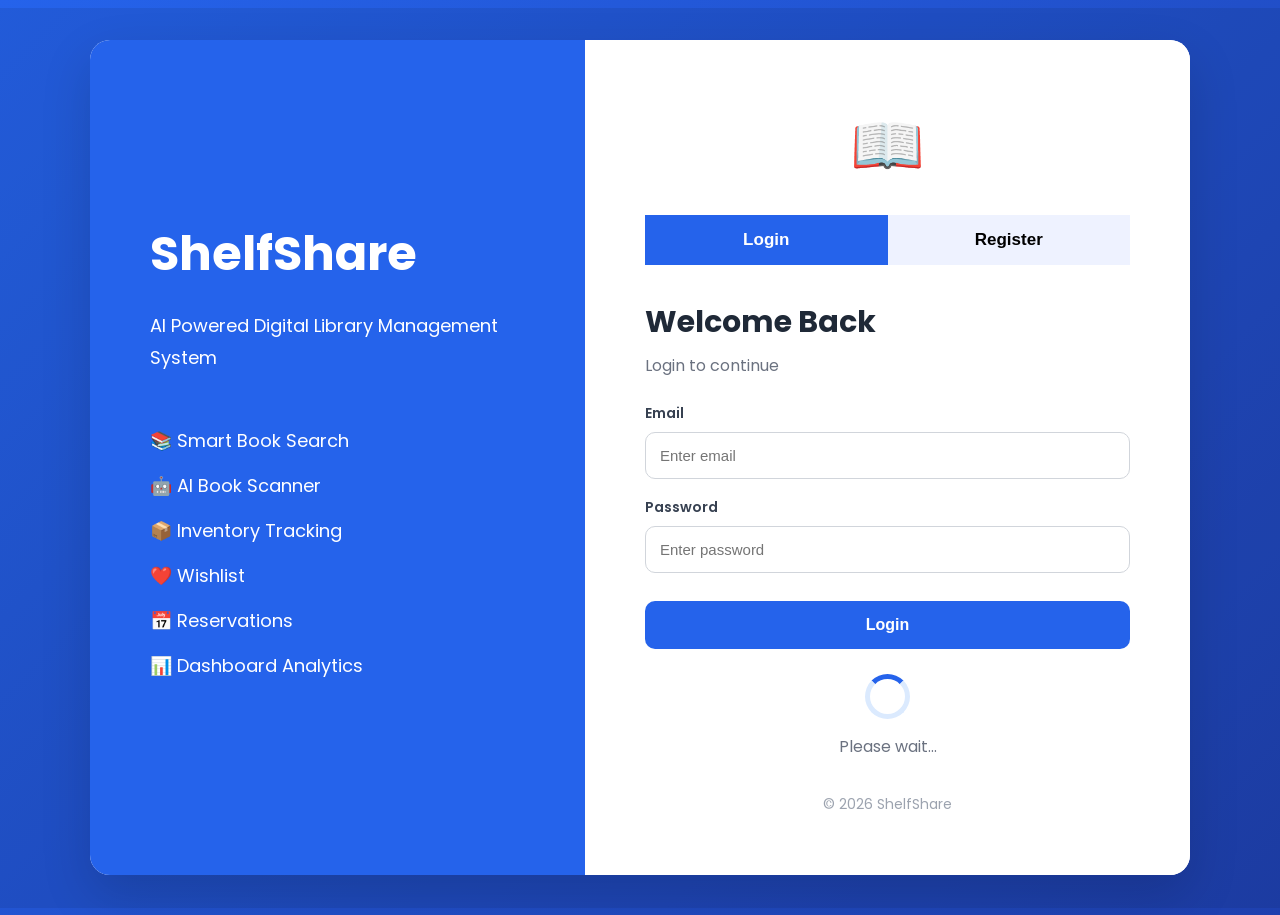
<file: frontend/index.html>
<!DOCTYPE html>
<html lang="en">

<head>

    <meta charset="UTF-8">

    <meta name="viewport"
        content="width=device-width, initial-scale=1.0">

    <title>ShelfShare</title>

    <link rel="stylesheet"
        href="css/style.css">

    <link rel="preconnect"
        href="https://fonts.googleapis.com">

    <link rel="preconnect"
        href="https://fonts.gstatic.com"
        crossorigin>

    <link href="https://fonts.googleapis.com/css2?family=Poppins:wght@300;400;500;600;700&display=swap"
        rel="stylesheet">

</head>

<body>

<div class="background">

<div class="overlay"></div>

<div class="main-container">

<div class="left-panel">

<h1>ShelfShare</h1>

<p>

AI Powered Digital Library Management System

</p>

<ul>

<li>📚 Smart Book Search</li>

<li>🤖 AI Book Scanner</li>

<li>📦 Inventory Tracking</li>

<li>❤️ Wishlist</li>

<li>📅 Reservations</li>

<li>📊 Dashboard Analytics</li>

</ul>

</div>

<div class="right-panel">

<div class="logo">

📖

</div>

<div class="tabs">

<button

id="loginTab"

class="active"

onclick="showLogin()">

Login

</button>

<button

id="registerTab"

onclick="showRegister()">

Register

</button>

</div>

<!-- LOGIN -->

<div

id="loginSection"

class="form-section">

<h2>

Welcome Back

</h2>

<p>

Login to continue

</p>

<div class="input-group">

<label>Email</label>

<input

type="email"

id="loginEmail"

placeholder="Enter email">

</div>

<div class="input-group">

<label>Password</label>

<input

type="password"

id="loginPassword"

placeholder="Enter password">

</div>

<button

class="primary-btn"

onclick="login()">

Login

</button>

</div>

<!-- REGISTER -->

<div

id="registerSection"

class="form-section hidden">

<h2>

Create Account

</h2>

<p>

Register to start using ShelfShare

</p>

<div class="input-group">

<label>Full Name</label>

<input

type="text"

id="fullName"

placeholder="Full Name">

</div>

<div class="input-group">

<label>Email</label>

<input

type="email"

id="registerEmail"

placeholder="Email">

</div>

<div class="input-group">

<label>Password</label>

<input

type="password"

id="registerPassword"

placeholder="Password">

</div>
<div class="input-group">

<label>Phone</label>

<input
type="text"
id="phone"
placeholder="Phone Number">

</div>

<div class="input-group">

<label>Role</label>

<select id="role">

<option value="Student">
Student
</option>

<option value="Admin">
Admin
</option>

</select>

</div>

<button
class="primary-btn"
onclick="registerUser()">

Register

</button>

<p
id="message"
class="message">

</p>

</div>

<div
id="loader"
class="loader hidden">

<div class="spinner"></div>

<p>

Please wait...

</p>

</div>

<div class="footer">

<p>

© 2026 ShelfShare

</p>

</div>

</div>

</div>

</div>

<script src="js/api.js"></script>

<script src="js/auth.js"></script>

<script>

function showLogin(){

document
.getElementById("loginSection")
.classList
.remove("hidden");

document
.getElementById("registerSection")
.classList
.add("hidden");

document
.getElementById("loginTab")
.classList
.add("active");

document
.getElementById("registerTab")
.classList
.remove("active");

}

function showRegister(){

document
.getElementById("registerSection")
.classList
.remove("hidden");

document
.getElementById("loginSection")
.classList
.add("hidden");

document
.getElementById("registerTab")
.classList
.add("active");

document
.getElementById("loginTab")
.classList
.remove("active");

}

</script>

</body>

</html>
</file>
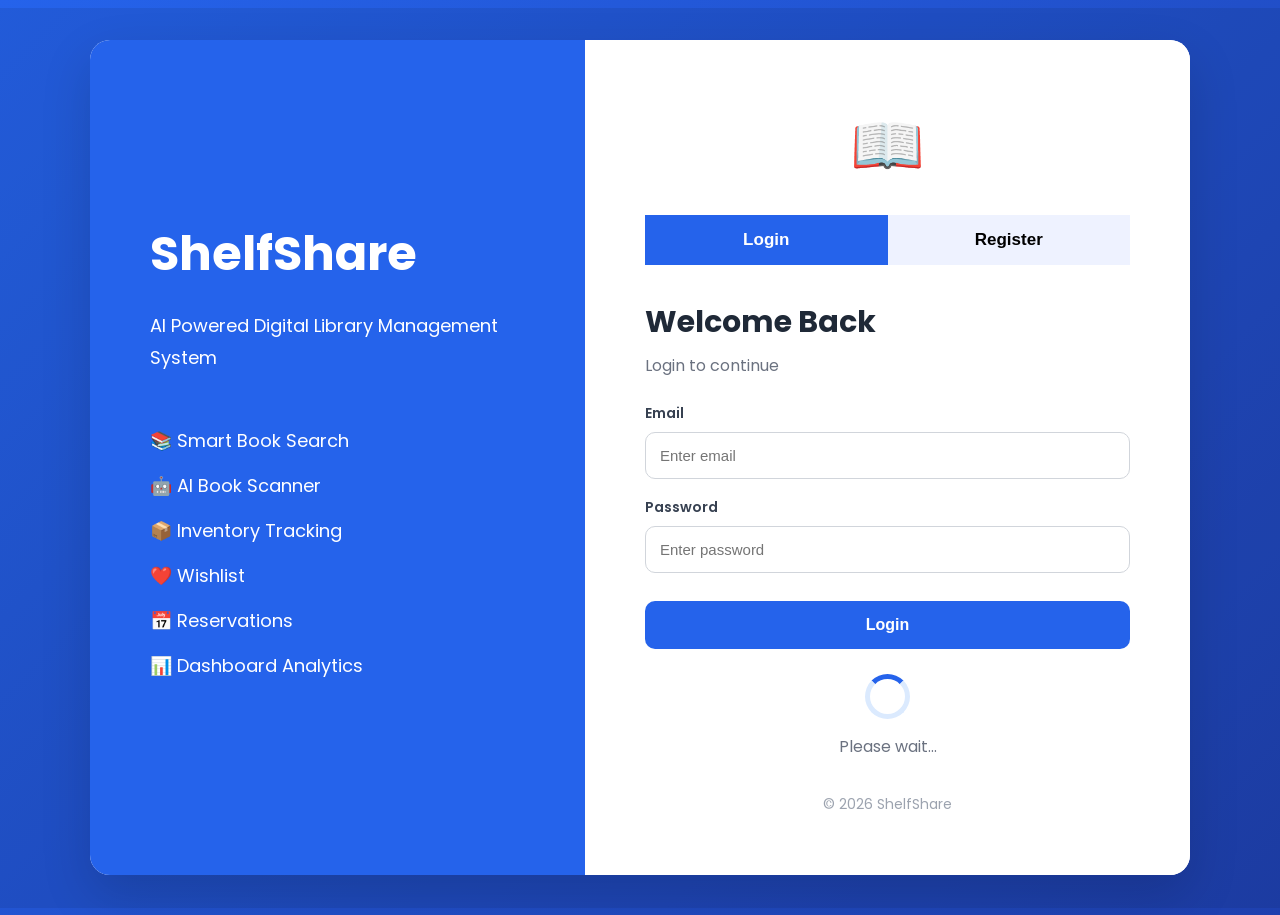
<file: frontend/books.html>
<!DOCTYPE html>

<html lang="en">

<head>

<meta charset="UTF-8">

<meta
name="viewport"
content="width=device-width, initial-scale=1.0">

<title>

Books

</title>

<link
rel="stylesheet"
href="css/style.css">

<link
href="https://fonts.googleapis.com/css2?family=Poppins:wght@300;400;500;600;700&display=swap"
rel="stylesheet">

</head>

<body>

<div class="dashboard">

<!-- Sidebar -->

<div class="sidebar">

<h2>

📚 ShelfShare

</h2>

<ul>

<li>

<a href="dashboard.html">

🏠 Dashboard

</a>

</li>

<li>

<a href="books.html">

📖 Books

</a>

</li>

<li>

<a href="inventory.html">

📦 Inventory

</a>

</li>

<li>

<a href="borrow.html">

🔄 Borrow

</a>

</li>

<li>

<a href="wishlist.html">

❤️ Wishlist

</a>

</li>

<li>

<a href="reservation.html">

📅 Reservations

</a>

</li>

<li>

<a href="scan.html">

🤖 AI Scan

</a>

</li>

<li>

<a href="#"

onclick="performLogout()">

🚪 Logout

</a>

</li>

</ul>

</div>

<!-- Main -->

<div class="main">

<div class="navbar">

<div>

<h1>

Books

</h1>

<p>

Browse and Manage Library Books

</p>

</div>

<button
class="primary-btn"
onclick="window.location='scan.html'">

➕ AI Add Book

</button>

</div>

<!-- Search -->

<div class="search-container">

<input

type="text"

id="searchBox"

placeholder="Search by title, author or subject">

<button

onclick="searchBooks()">

Search

</button>

<button

onclick="loadBooks()">

Refresh

</button>

</div>

<!-- Book Grid -->

<div

class="book-grid"

id="bookGrid">
<!-- Dynamic Books will load here -->

</div>

<!-- Add Copy Modal -->

<div
id="copyModal"
class="hidden">

<div class="form-card">

<h2>

Add Book Copies

</h2>

<input

type="number"

id="copyCount"

placeholder="Number of Copies">

<input

type="text"

id="rack"

placeholder="Rack Number">

<button

class="primary-btn"

onclick="submitCopies()">

Save Copies

</button>

<button

class="primary-btn"

style="margin-top:10px;background:#ef4444;"

onclick="closeModal()">

Cancel

</button>

</div>

</div>

<!-- Loading -->

<div
id="loader"
class="loader hidden">

<div class="spinner"></div>

<p>

Loading Books...

</p>

</div>

<!-- Toast -->

<div
id="toast"
class="toast">

</div>

<script src="js/api.js"></script>

<script src="js/auth.js"></script>

<script src="js/books.js"></script>

</body>

</html>
</file>
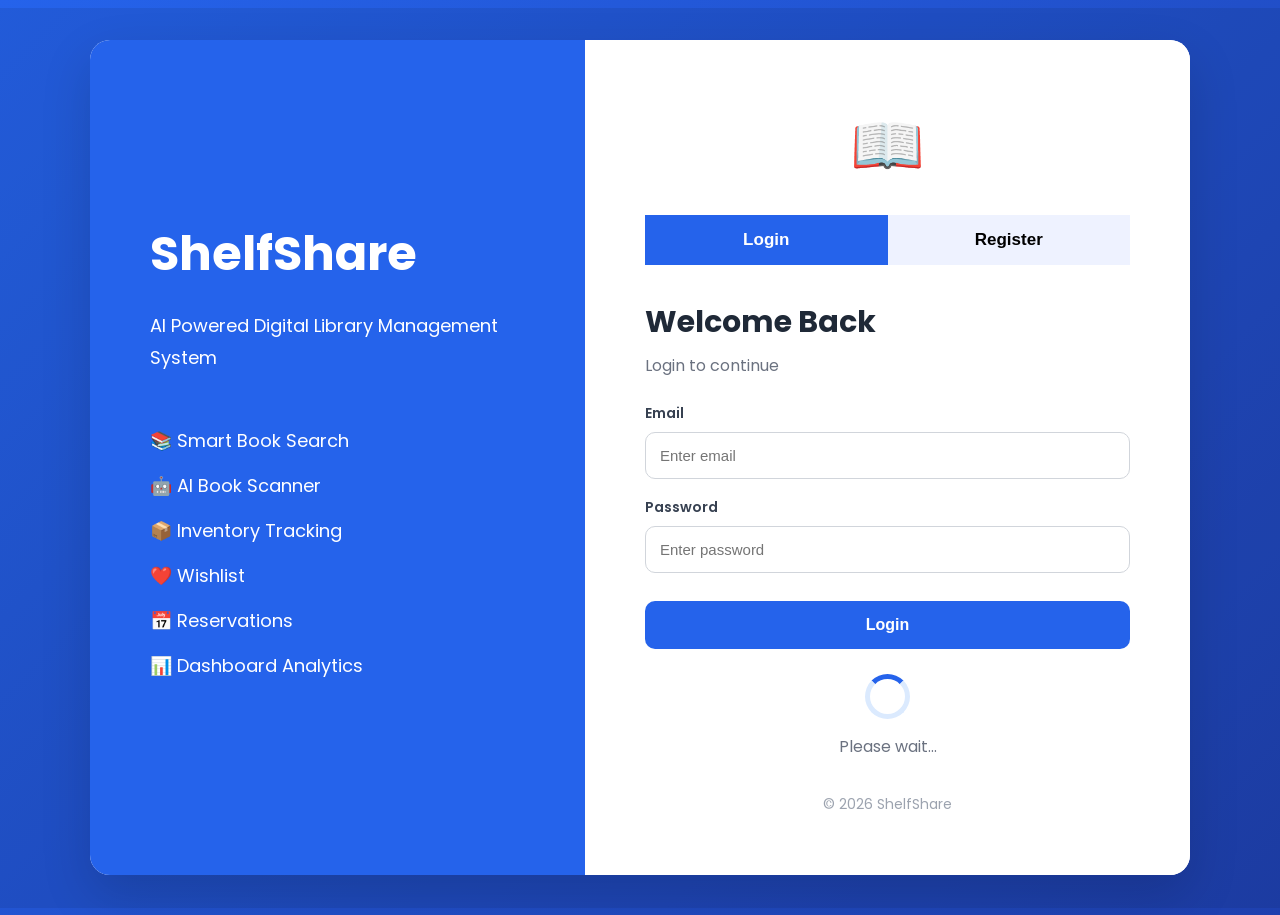
<file: frontend/borrow.html>
<!DOCTYPE html>

<html lang="en">

<head>

<meta charset="UTF-8">

<meta
name="viewport"
content="width=device-width,initial-scale=1.0">

<title>

Borrow Books

</title>

<link
rel="stylesheet"
href="css/style.css">

<link
href="https://fonts.googleapis.com/css2?family=Poppins:wght@300;400;500;600;700&display=swap"
rel="stylesheet">

</head>

<body>

<div class="dashboard">

<div class="sidebar">

<h2>

📚 ShelfShare

</h2>

<ul>

<li><a href="dashboard.html">🏠 Dashboard</a></li>

<li><a href="books.html">📖 Books</a></li>

<li><a href="inventory.html">📦 Inventory</a></li>

<li><a href="borrow.html">🔄 Borrow</a></li>

<li><a href="wishlist.html">❤️ Wishlist</a></li>

<li><a href="reservation.html">📅 Reservation</a></li>

<li><a href="scan.html">🤖 AI Scan</a></li>

<li>

<a
href="#"
onclick="performLogout()">

🚪 Logout

</a>

</li>

</ul>

</div>

<div class="main">

<div class="navbar">

<div>

<h1>

Borrow & Return

</h1>

<p>

Manage issued books

</p>

</div>

</div>

<div class="search-container">

<input

type="number"

id="userId"

placeholder="Enter User ID">

<button

onclick="loadBorrowedBooks()">

Load My Books

</button>

</div>

<table>

<thead>

<tr>

<th>ID</th>

<th>Book</th>

<th>Issue Date</th>

<th>Due Date</th>

<th>Status</th>

<th>Fine</th>

<th>Action</th>

</tr>

</thead>

<tbody id="borrowTable">
    </tbody>

</table>

<div class="form-card">

<h2>

Rate Returned Book

</h2>

<div class="form-row">

<div>

<label>

Rental ID

</label>

<input

type="number"

id="ratingRentalId"

placeholder="Rental ID">

</div>

<div>

<label>

Rating (1-5)

</label>

<select id="rating">

<option value="1">1 ⭐</option>

<option value="2">2 ⭐⭐</option>

<option value="3">3 ⭐⭐⭐</option>

<option value="4">4 ⭐⭐⭐⭐</option>

<option value="5">5 ⭐⭐⭐⭐⭐</option>

</select>

</div>

</div>

<button

class="primary-btn"

onclick="submitRating()">

Submit Rating

</button>

</div>

<div
id="loader"
class="loader hidden">

<div class="spinner"></div>

<p>

Loading...

</p>

</div>

<div
id="toast"
class="toast">

</div>

<script src="js/api.js"></script>

<script src="js/auth.js"></script>

<script src="js/borrow.js"></script>

</body>

</html>
</file>
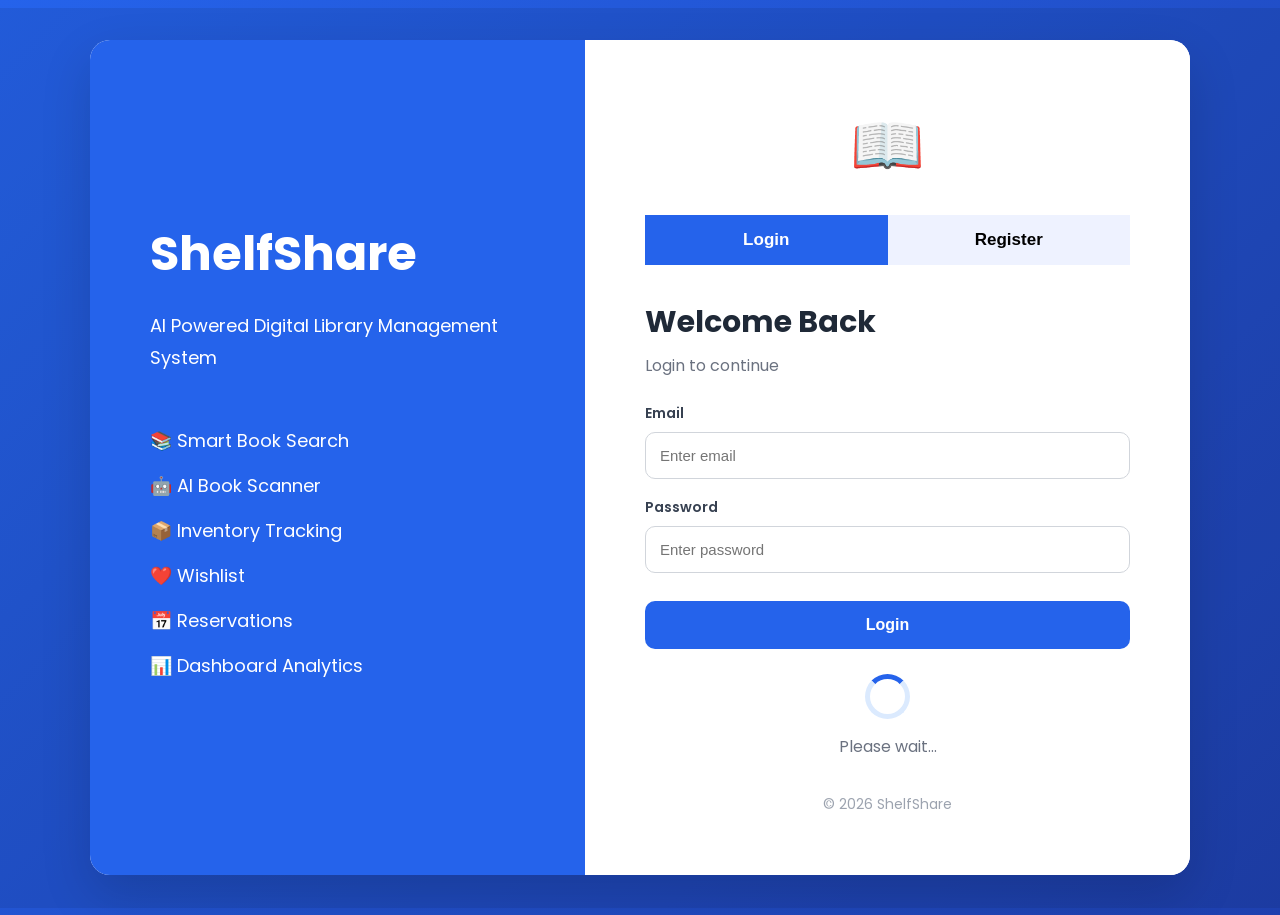
<file: frontend/dashboard.html>
<!DOCTYPE html>
<html lang="en">

<head>

<meta charset="UTF-8">

<meta
name="viewport"
content="width=device-width, initial-scale=1.0">

<title>

ShelfShare Dashboard

</title>

<link
rel="stylesheet"
href="css/style.css">

<link
rel="preconnect"
href="https://fonts.googleapis.com">

<link
href="https://fonts.googleapis.com/css2?family=Poppins:wght@300;400;500;600;700&display=swap"
rel="stylesheet">

</head>

<body>

<div class="dashboard">

<!-- Sidebar -->

<div class="sidebar">

<h2>

📚 ShelfShare

</h2>

<ul>

<li>

<a href="dashboard.html">

🏠 Dashboard

</a>

</li>

<li>

<a href="books.html">

📖 Books

</a>

</li>

<li>

<a href="inventory.html">

📦 Inventory

</a>

</li>

<li>

<a href="borrow.html">

🔄 Borrow

</a>

</li>

<li>

<a href="wishlist.html">

❤️ Wishlist

</a>

</li>

<li>

<a href="reservation.html">

📅 Reservations

</a>

</li>

<li>

<a href="scan.html">

🤖 AI Scan

</a>

</li>

<li>

<a href="#"

onclick="performLogout()">

🚪 Logout

</a>

</li>

</ul>

</div>

<!-- Main -->

<div class="main">

<div class="navbar">

<div>

<h1>

Dashboard

</h1>

<p>

Welcome to ShelfShare

</p>

</div>

<div>

<button
class="primary-btn"
onclick="performLogout()">

Logout

</button>

</div>

</div>

<!-- Cards -->

<div class="cards">

<div class="card">

<h3>

Total Books

</h3>

<h1 id="totalBooks">

0

</h1>

</div>

<div class="card">

<h3>

Available Copies

</h3>

<h1 id="availableCopies">

0

</h1>

</div>

<div class="card">

<h3>

Borrowed

</h3>

<h1 id="borrowedBooks">

0

</h1>

</div>

<div class="card">

<h3>

Reservations

</h3>

<h1 id="reservationCount">

0

</h1>

</div>

</div>

<!-- Recent Books -->

<div class="form-card">

<h2>

Latest Books

</h2>

<table>

<thead>

<tr>

<th>

Title

</th>

<th>

Author

</th>

<th>

Subject

</th>

<th>

Status

</th>

</tr>

</thead>

<tbody id="recentBooks">
</tbody>

</table>

</div>

<!-- Analytics -->

<div class="cards" style="margin-top:30px;">

<div class="card">

<h3>

Most Borrowed Book

</h3>

<h2 id="popularBook">

Loading...

</h2>

</div>

<div class="card">

<h3>

Most Active User

</h3>

<h2 id="activeUser">

Loading...

</h2>

</div>

<div class="card">

<h3>

Pending Reservations

</h3>

<h2 id="pendingReservations">

0

</h2>

</div>

<div class="card">

<h3>

Wishlist Items

</h3>

<h2 id="wishlistCount">

0

</h2>

</div>

</div>

<!-- Recent Activity -->

<div class="form-card">

<h2>

Recent Activity

</h2>

<table>

<thead>

<tr>

<th>Time</th>

<th>User</th>

<th>Activity</th>

</tr>

</thead>

<tbody id="activityTable">

<tr>

<td colspan="3">

Loading...

</td>

</tr>

</tbody>

</table>

</div>

</div>

</div>

<script src="js/api.js"></script>

<script src="js/auth.js"></script>

<script src="js/dashboard.js"></script>

</body>

</html>
</file>
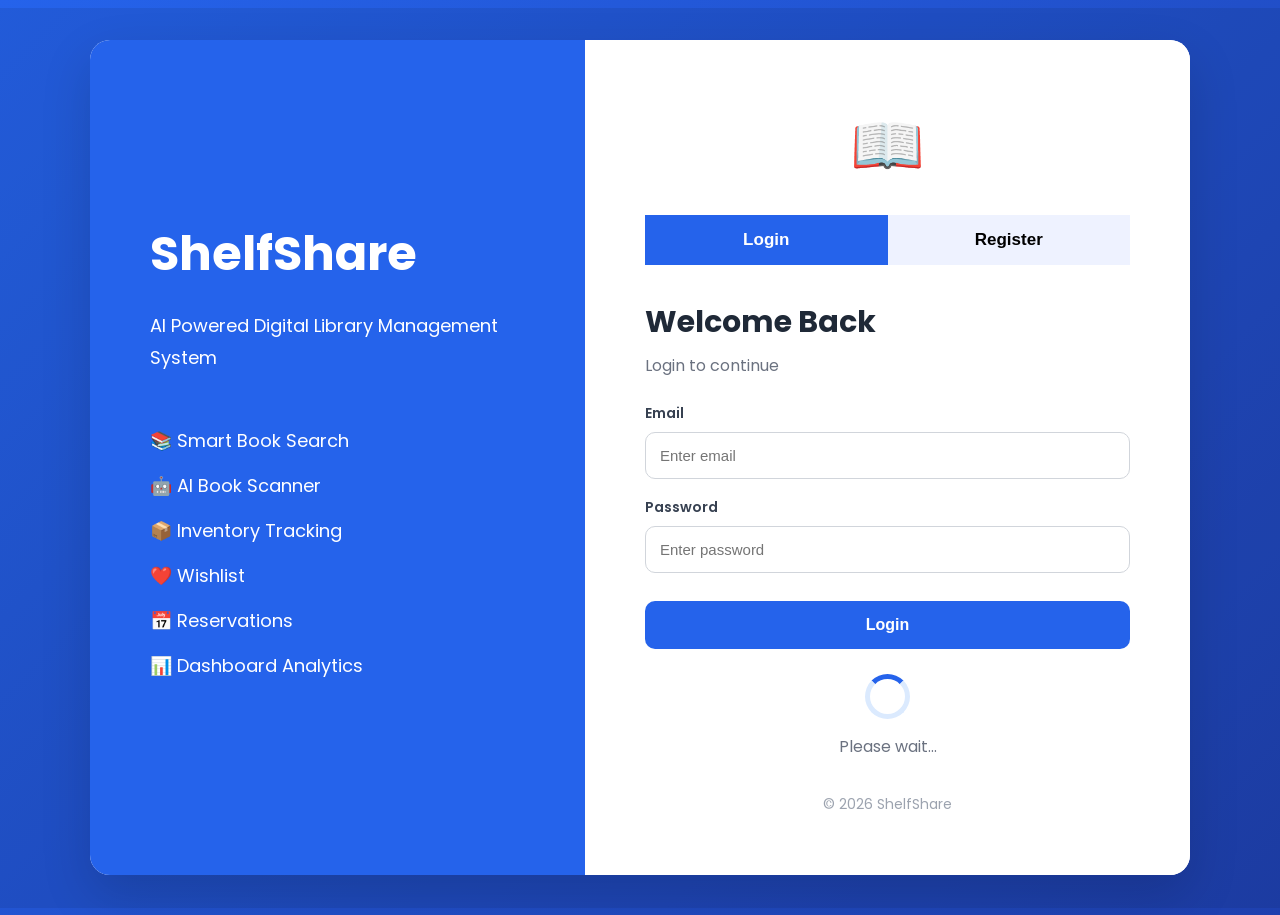
<file: frontend/inventory.html>
<!DOCTYPE html>

<html lang="en">

<head>

<meta charset="UTF-8">

<meta
name="viewport"
content="width=device-width,initial-scale=1.0">

<title>

Inventory

</title>

<link
rel="stylesheet"
href="css/style.css">

<link
href="https://fonts.googleapis.com/css2?family=Poppins:wght@300;400;500;600;700&display=swap"
rel="stylesheet">

</head>

<body>

<div class="dashboard">

<div class="sidebar">

<h2>

📚 ShelfShare

</h2>

<ul>

<li><a href="dashboard.html">🏠 Dashboard</a></li>

<li><a href="books.html">📖 Books</a></li>

<li><a href="inventory.html">📦 Inventory</a></li>

<li><a href="borrow.html">🔄 Borrow</a></li>

<li><a href="wishlist.html">❤️ Wishlist</a></li>

<li><a href="reservation.html">📅 Reservations</a></li>

<li><a href="scan.html">🤖 AI Scan</a></li>

<li>

<a href="#" onclick="performLogout()">

🚪 Logout

</a>

</li>

</ul>

</div>

<div class="main">

<div class="navbar">

<div>

<h1>

Inventory

</h1>

<p>

Manage Book Copies

</p>

</div>

</div>

<div class="search-container">

<input

type="number"

id="bookId"

placeholder="Enter Book ID">

<button

onclick="loadCopies()">

Load Copies

</button>

</div>

<table>

<thead>

<tr>

<th>Copy ID</th>

<th>Barcode</th>

<th>Rack</th>

<th>Status</th>

<th>Condition</th>

<th>Action</th>

</tr>

</thead>

<tbody id="copyTable">

</tbody>

</table>

<div
id="loader"
class="loader hidden">

<div class="spinner"></div>

<p>

Loading Inventory...

</p>

</div>

<div
id="toast"
class="toast">

</div>

<script src="js/api.js"></script>

<script src="js/auth.js"></script>

<script src="js/inventory.js"></script>

</body>

</html>
</file>
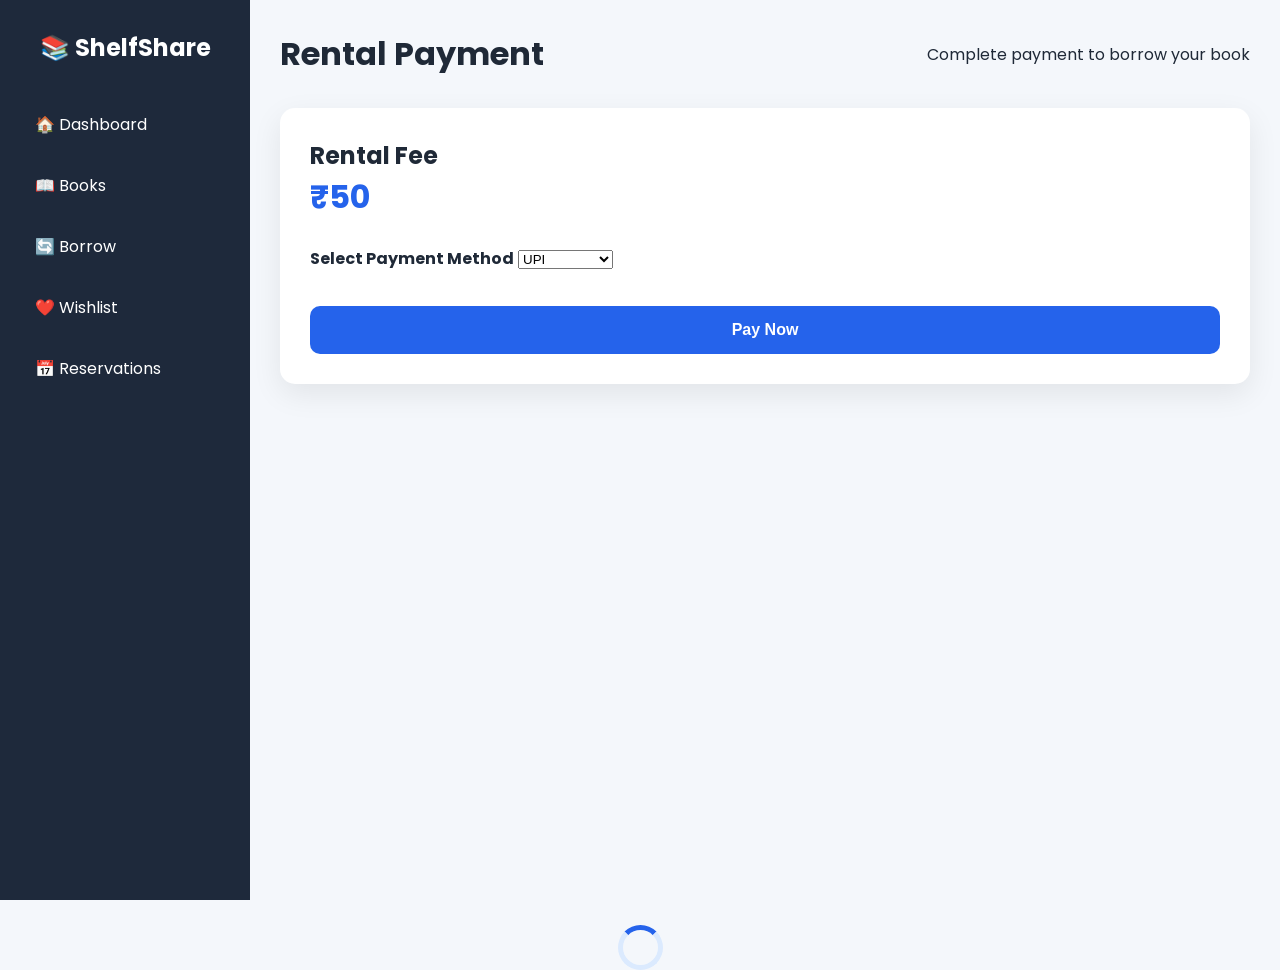
<file: frontend/payment.html>
<!DOCTYPE html>
<html lang="en">

<head>

<meta charset="UTF-8">

<meta name="viewport" content="width=device-width, initial-scale=1.0">

<title>Payment</title>

<link rel="stylesheet" href="css/style.css">

<link href="https://fonts.googleapis.com/css2?family=Poppins:wght@300;400;500;600&display=swap" rel="stylesheet">

</head>

<body>

<div class="dashboard">

    <!-- Sidebar -->

    <div class="sidebar">

        <h2>📚 ShelfShare</h2>

        <ul>

            <li><a href="dashboard.html">🏠 Dashboard</a></li>

            <li><a href="books.html">📖 Books</a></li>

            <li><a href="borrow.html">🔄 Borrow</a></li>

            <li><a href="wishlist.html">❤️ Wishlist</a></li>

            <li><a href="reservation.html">📅 Reservations</a></li>

        </ul>

    </div>

    <!-- Main -->

    <div class="main">

        <div class="navbar">

            <h1>Rental Payment</h1>

            <p>Complete payment to borrow your book</p>

        </div>

        <div class="form-card">

            <h2>Rental Fee</h2>

            <h1 style="color:#2563eb;">₹50</h1>

            <br>

            <label><b>Select Payment Method</b></label>

            <select id="method">

                <option>UPI</option>

                <option>Credit Card</option>

                <option>Debit Card</option>

                <option>Net Banking</option>

                <option>Wallet</option>

            </select>

            <br><br>

            <button

                class="primary-btn"

                onclick="pay()">

                Pay Now

            </button>

        </div>

    </div>

</div>

<div id="loader" class="loader hidden">

    <div class="spinner"></div>

</div>

<div id="toast" class="toast"></div>

<script src="js/api.js"></script>

<script src="js/auth.js"></script>

<script src="js/payment.js"></script>

</body>

</html>
</file>
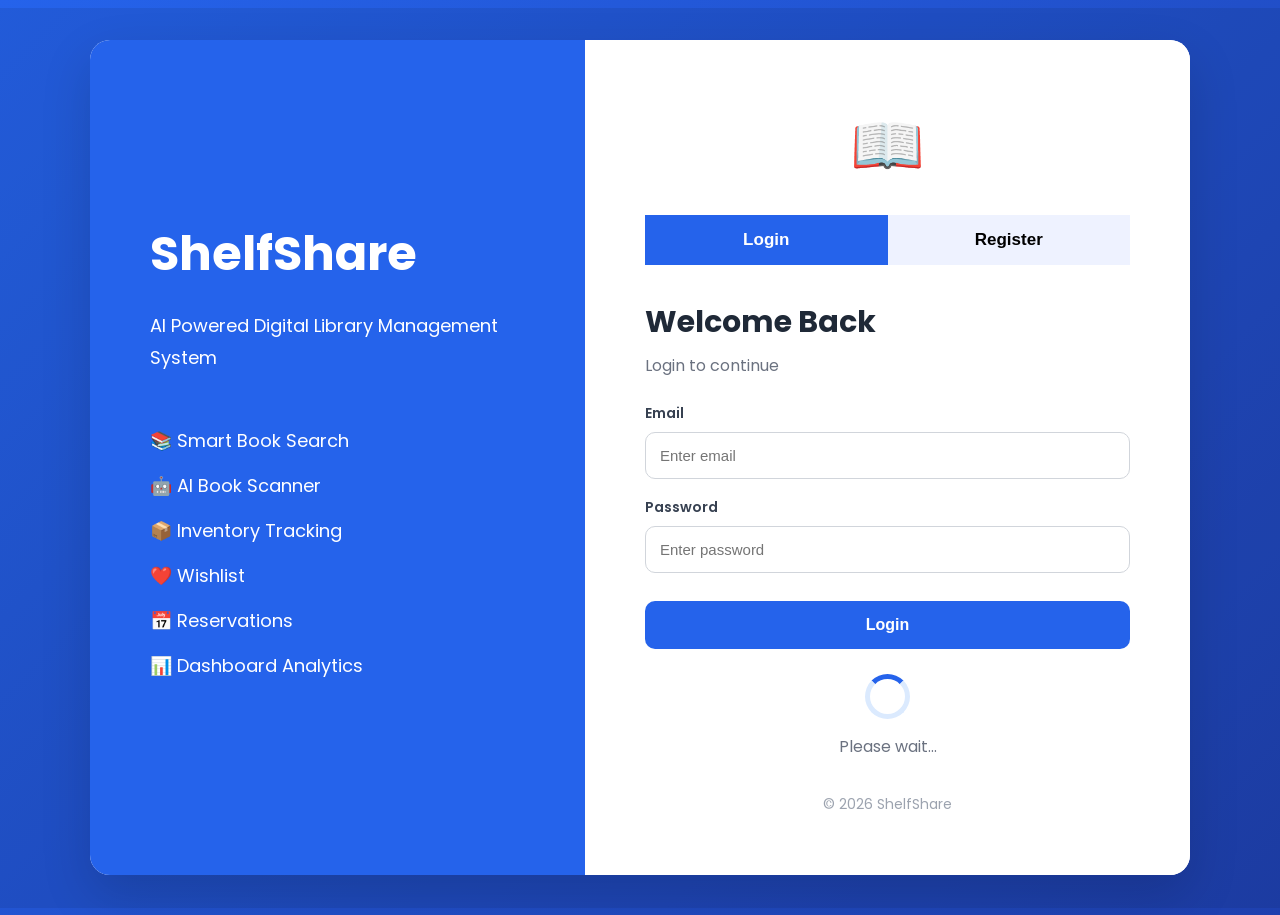
<file: frontend/reservation.html>
<!DOCTYPE html>
<html lang="en">

<head>
    <meta charset="UTF-8">
    <meta name="viewport" content="width=device-width, initial-scale=1.0">
    <title>Reservations</title>

    <link rel="stylesheet" href="css/style.css">
</head>

<body>

<div class="dashboard">

    <div class="sidebar">

        <h2>📚 ShelfShare</h2>

        <ul>

            <li><a href="dashboard.html">Dashboard</a></li>

            <li><a href="books.html">Books</a></li>

            <li><a href="inventory.html">Inventory</a></li>

            <li><a href="borrow.html">Borrow</a></li>

            <li><a href="wishlist.html">Wishlist</a></li>

            <li><a href="reservation.html">Reservations</a></li>

            <li><a href="scan.html">AI Scan</a></li>

        </ul>

    </div>

    <div class="main">

        <h1>Reservations</h1>

        <div class="search-container">

            <input
                type="number"
                id="reservationUser"
                placeholder="Enter User ID">

            <button onclick="loadReservations()">

                Load Reservations

            </button>

        </div>

        <div id="reservationList"></div>

    </div>

</div>

<div id="loader" class="loader hidden">

    <div class="spinner"></div>

</div>

<div id="toast" class="toast"></div>

<script src="js/api.js"></script>

<script src="js/auth.js"></script>

<script src="js/reservation.js"></script>

</body>

</html>
</file>
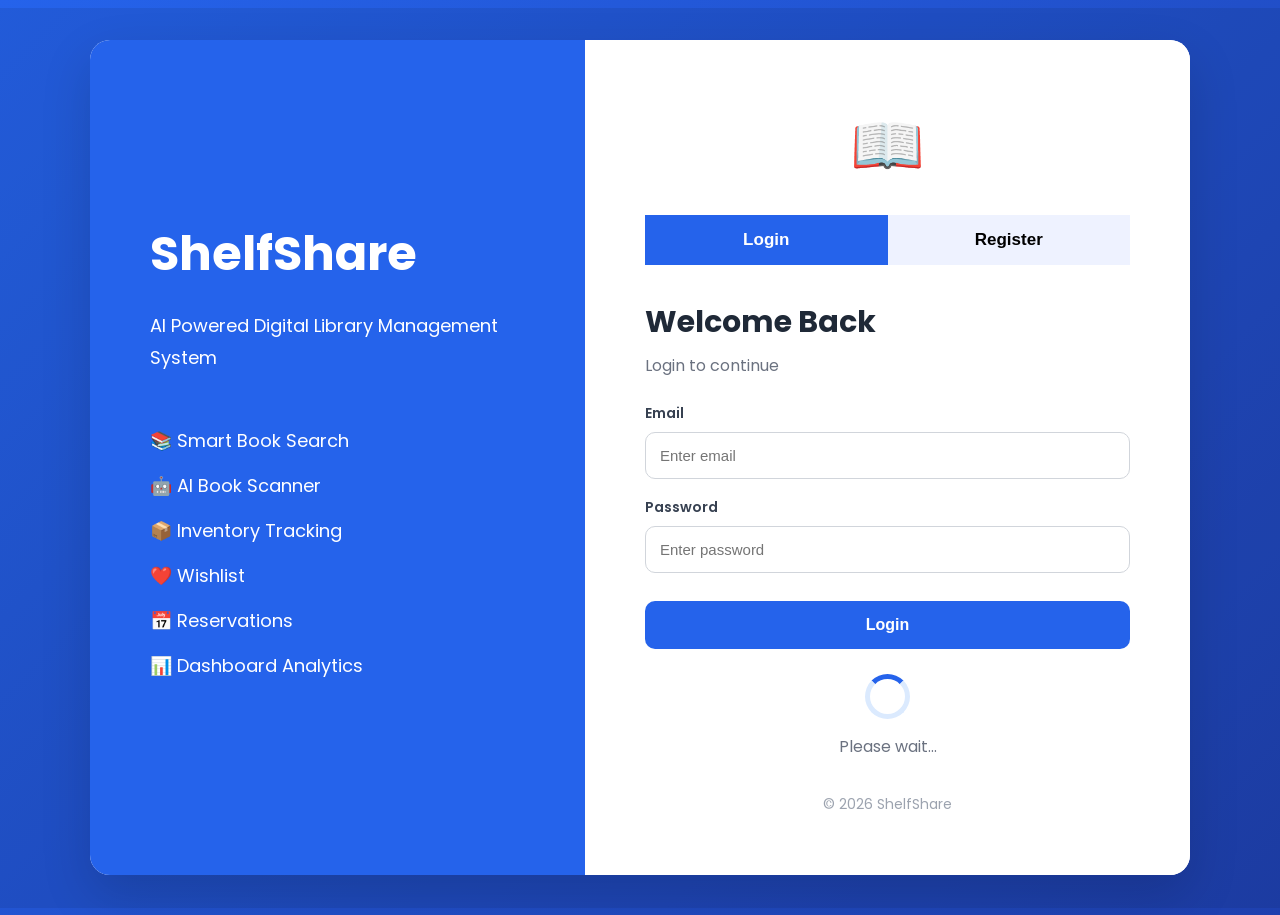
<file: frontend/scan.html>
<!DOCTYPE html>

<html lang="en">

<head>

<meta charset="UTF-8">

<meta
name="viewport"
content="width=device-width,initial-scale=1.0">

<title>

AI Book Scanner

</title>

<link
rel="stylesheet"
href="css/style.css">

<link
href="https://fonts.googleapis.com/css2?family=Poppins:wght@300;400;500;600;700&display=swap"
rel="stylesheet">

</head>

<body>

<div class="dashboard">

<div class="sidebar">

<h2>

📚 ShelfShare

</h2>

<ul>

<li><a href="dashboard.html">🏠 Dashboard</a></li>

<li><a href="books.html">📖 Books</a></li>

<li><a href="inventory.html">📦 Inventory</a></li>

<li><a href="borrow.html">🔄 Borrow</a></li>

<li><a href="wishlist.html">❤️ Wishlist</a></li>

<li><a href="reservation.html">📅 Reservation</a></li>

<li><a href="scan.html">🤖 AI Scan</a></li>

<li>

<a href="#"

onclick="performLogout()">

🚪 Logout

</a>

</li>

</ul>

</div>

<div class="main">

<div class="navbar">

<div>

<h1>

AI Book Scanner

</h1>

<p>

Upload Book Cover

</p>

</div>

</div>

<div class="upload-box">

<input

type="file"

id="bookImage"

accept="image/*">

<br><br>

<button

class="primary-btn"

onclick="scanBook()">

Scan Book

</button>

</div>

<div

class="preview"

id="preview">

</div>

<div

class="form-card">

<h2>

Detected Details

</h2>

<div class="form-row">

<input
id="title"
placeholder="Title">

<input
id="author"
placeholder="Author">

</div>

<div class="form-row">

<input
id="publisher"
placeholder="Publisher">

<input
id="edition"
placeholder="Edition">

</div>

<div class="form-row">

<input
id="subject"
placeholder="Subject">

<input
id="isbn"
placeholder="ISBN">

</div>

<textarea

id="description"

placeholder="Description">

</textarea>

<button

class="primary-btn"

onclick="saveBook()">

Save Book

</button>

</div>

<div id="loader"

class="loader hidden">

<div class="spinner"></div>

</div>

<div

id="toast"

class="toast">

</div>

<script src="js/api.js"></script>

<script src="js/auth.js"></script>

<script src="js/scan.js"></script>

</body>

</html>
</file>
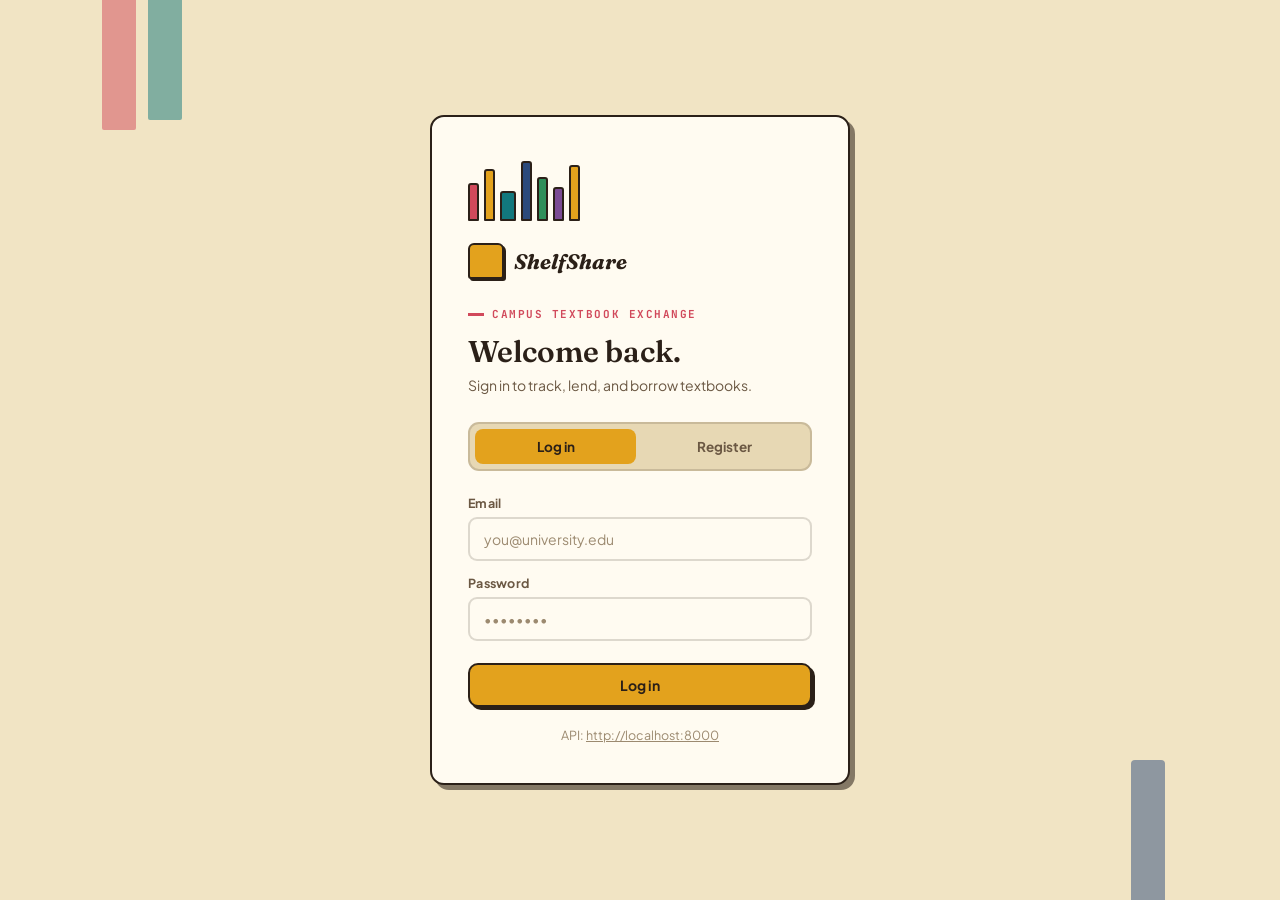
<file: frontend/shelfshare.html>
<!DOCTYPE html>
<html lang="en">
<head>
<meta charset="UTF-8" />
<meta name="viewport" content="width=device-width, initial-scale=1.0" />
<title>ShelfShare</title>
<link rel="preconnect" href="https://fonts.googleapis.com">
<link href="https://fonts.googleapis.com/css2?family=Fraunces:ital,opsz,wght@0,9..144,400;0,9..144,500;0,9..144,600;1,9..144,500;1,9..144,600&family=Plus+Jakarta+Sans:wght@400;500;600;700&family=JetBrains+Mono:wght@400;500&display=swap" rel="stylesheet">
<style>
  :root{
    --paper:#F1E4C4;
    --paper-card:#FFFBF1;
    --paper-dim:#E7D8B4;
    --ink:#2B2018;
    --ink-soft:#6B5843;
    --ink-faint:#9C8A70;
    --line: rgba(43,32,24,0.16);
    --line-strong: rgba(43,32,24,0.55);
    --pop-red:#D1495B;
    --pop-mustard:#E3A21D;
    --pop-teal:#12787D;
    --pop-green:#2F8F5B;
    --pop-navy:#2C4A7C;
    --pop-plum:#7B4B94;
    --accent:#E3A21D;
    --accent-soft: rgba(227,162,29,0.16);
    --lamp:#12787D;
    --lamp-soft: rgba(18,120,125,0.14);
    --danger:#D1495B;
    --good:#2F8F5B;
    --radius: 14px;
    --serif: 'Fraunces', serif;
    --sans: 'Plus Jakarta Sans', sans-serif;
    --mono: 'JetBrains Mono', monospace;
  }
  *{box-sizing:border-box;}
  html,body{margin:0;padding:0;height:100%;}
  body{
    font-family:var(--sans);
    color:var(--ink);
    background:var(--paper);
    min-height:100vh;
    overflow-x:hidden;
  }
  /* Decorative shelf strip — flat colour blocks, no gradients, no blur */
  #orb-field{position:fixed;inset:0;z-index:0;pointer-events:none;overflow:hidden;opacity:0.5;}
  .orb{position:absolute;border-radius:4px 4px 2px 2px;animation:sway 7s ease-in-out infinite;}
  .orb.o1{width:34px;height:170px;background:var(--pop-red);top:-40px;left:8%;animation-duration:6.5s;}
  .orb.o2{width:34px;height:130px;background:var(--pop-teal);top:-10px;left:11.6%;animation-duration:8s;animation-delay:-2s;}
  .orb.o3{width:34px;height:200px;background:var(--pop-navy);bottom:-60px;right:9%;animation-duration:7.2s;animation-delay:-4s;}
  @keyframes sway{
    0%,100%{transform:rotate(0deg);}
    50%{transform:rotate(1.5deg);}
  }
  @media (prefers-reduced-motion: reduce){
    .orb{animation:none;}
  }
  #app{position:relative;z-index:1;min-height:100vh;}
  a{color:inherit;}
  button{font-family:inherit;cursor:pointer;}
  input,select,textarea{font-family:inherit;}

  /* ---------- Card primitive: flat paper + ink outline + hard offset shadow ---------- */
  .glass{
    background:var(--paper-card);
    border:2px solid var(--ink);
    box-shadow:5px 5px 0 var(--line-strong);
    border-radius:var(--radius);
  }
  .btn{
    display:inline-flex;align-items:center;gap:8px;justify-content:center;
    padding:11px 20px;border-radius:10px;border:2px solid var(--ink);
    background:var(--paper-card);color:var(--ink);font-size:14px;font-weight:700;
    box-shadow:3px 3px 0 var(--ink);
    transition:transform .12s ease, box-shadow .12s ease;
  }
  .btn:hover{transform:translate(-1px,-1px);box-shadow:4px 4px 0 var(--ink);}
  .btn:active{transform:translate(1px,1px);box-shadow:1px 1px 0 var(--ink);}
  .btn-primary{
    background:var(--pop-mustard);
    border-color:var(--ink);color:var(--ink);
  }
  .btn-lamp{
    background:var(--pop-teal);border-color:var(--ink);color:#FBF6E9;
  }
  .btn-ghost{background:var(--paper-card);border:2px solid var(--ink);}
  .btn-danger{background:var(--pop-red);border-color:var(--ink);color:#FBF6E9;}
  .btn:disabled{opacity:0.55;cursor:not-allowed;transform:none;box-shadow:3px 3px 0 var(--ink);}
  .btn-sm{padding:7px 14px;font-size:12.5px;box-shadow:2px 2px 0 var(--ink);}
  .btn-sm:hover{box-shadow:3px 3px 0 var(--ink);}

  input[type=text],input[type=email],input[type=password],input[type=number],input[type=date],select,textarea{
    width:100%;padding:11px 14px;border-radius:9px;border:2px solid var(--line);
    background:var(--paper-card);color:var(--ink);font-size:14px;outline:none;
    transition:border-color .15s ease, box-shadow .15s ease;
  }
  input:focus,select:focus,textarea:focus{border-color:var(--ink);box-shadow:2px 2px 0 var(--accent-soft);}
  label{font-size:12.5px;color:var(--ink-soft);font-weight:700;letter-spacing:.02em;display:block;margin-bottom:6px;}
  .field{margin-bottom:14px;}
  .field-row{display:grid;grid-template-columns:1fr 1fr;gap:14px;}
  ::placeholder{color:var(--ink-faint);}

  .eyebrow{
    font-family:var(--mono);font-size:11px;letter-spacing:.14em;text-transform:uppercase;
    color:var(--pop-red);display:flex;align-items:center;gap:8px;font-weight:700;
  }
  .eyebrow::before{content:'';width:16px;height:3px;background:var(--pop-red);display:inline-block;}
  h1,h2,h3{font-family:var(--serif);font-weight:600;margin:0;}
  .muted{color:var(--ink-soft);}
  .tiny{color:var(--ink-faint);font-size:12.5px;}

  /* ---------- Toast ---------- */
  #toast-wrap{position:fixed;top:20px;right:20px;z-index:999;display:flex;flex-direction:column;gap:10px;}
  .toast{
    padding:13px 18px;border-radius:10px;font-size:13.5px;font-weight:700;min-width:240px;
    background:var(--paper-card);border:2px solid var(--ink);
    box-shadow:4px 4px 0 var(--ink);
    animation:toast-in .2s ease;
  }
  .toast.err{background:var(--pop-red);color:#FBF6E9;}
  .toast.ok{background:var(--pop-green);color:#FBF6E9;}
  @keyframes toast-in{from{opacity:0;transform:translateY(-8px);}to{opacity:1;transform:translateY(0);}}

  /* ---------- Auth screen ---------- */
  .auth-wrap{min-height:100vh;display:flex;align-items:center;justify-content:center;padding:24px;}
  .auth-card{width:100%;max-width:420px;padding:40px 36px;}
  .brand{display:flex;align-items:center;gap:10px;margin-bottom:28px;}
  .brand-mark{
    width:36px;height:36px;border-radius:6px 6px 3px 3px;
    background:var(--pop-mustard);border:2px solid var(--ink);
    box-shadow:2px 2px 0 var(--ink);
  }
  .brand-name{font-family:var(--serif);font-size:21px;font-style:italic;font-weight:700;}
  .auth-title{font-size:30px;line-height:1.15;margin-bottom:6px;}
  .auth-sub{color:var(--ink-soft);font-size:14px;margin-bottom:28px;}
  .tabs{display:flex;gap:8px;margin-bottom:24px;background:var(--paper-dim);padding:5px;border-radius:11px;border:2px solid var(--line);}
  .tab{flex:1;text-align:center;padding:9px;border-radius:8px;font-size:13.5px;font-weight:700;color:var(--ink-soft);}
  .tab.active{background:var(--pop-mustard);color:var(--ink);}

  /* Little flat "bookshelf" illustration for the auth hero */
  .shelf-strip{display:flex;align-items:flex-end;gap:5px;height:64px;margin-bottom:22px;}
  .shelf-strip .spine{border-radius:3px 3px 1px 1px;border:2px solid var(--ink);}
  .shelf-strip::after{content:'';display:none;}

  /* ---------- Shell ---------- */
  .shell{display:flex;min-height:100vh;}
  .sidebar{
    width:230px;flex-shrink:0;padding:26px 16px;display:flex;flex-direction:column;gap:4px;
    border-right:2px solid var(--ink);background:var(--paper-card);
  }
  .sidebar .brand{padding:0 10px;margin-bottom:26px;}
  .navlink{
    display:flex;align-items:center;gap:11px;padding:11px 14px;border-radius:9px;
    color:var(--ink-soft);font-size:14px;font-weight:700;transition:all .15s ease;
    border:2px solid transparent;
  }
  .navlink:hover{background:var(--paper-dim);color:var(--ink);}
  .navlink.active{background:var(--accent-soft);color:var(--ink);border-color:var(--ink);}
  .navlink .dot{width:8px;height:8px;border-radius:2px;background:var(--pop-red);opacity:0;transition:opacity .15s;}
  .navlink.active .dot{opacity:1;}
  .sidebar-foot{margin-top:auto;padding:12px 10px;}

  .main{flex:1;min-width:0;padding:30px 40px 60px;}
  .topbar{display:flex;justify-content:space-between;align-items:flex-start;margin-bottom:30px;gap:20px;}
  .page-title{font-size:28px;}
  .page-sub{color:var(--ink-soft);font-size:14px;margin-top:4px;}

  .grid{display:grid;gap:18px;}
  .grid-3{grid-template-columns:repeat(3,1fr);}
  .grid-4{grid-template-columns:repeat(4,1fr);}
  @media(max-width:1100px){.grid-3,.grid-4{grid-template-columns:repeat(2,1fr);}}
  @media(max-width:720px){.grid-3,.grid-4{grid-template-columns:1fr;} .field-row{grid-template-columns:1fr;} .shell{flex-direction:column;} .sidebar{width:100%;flex-direction:row;overflow-x:auto;border-right:none;border-bottom:2px solid var(--ink);} .sidebar-foot{display:none;} .main{padding:20px;}}

  .stat-card{padding:20px;border-top:6px solid var(--pop-mustard);}
  .stat-card:nth-child(4n+2){border-top-color:var(--pop-teal);}
  .stat-card:nth-child(4n+3){border-top-color:var(--pop-red);}
  .stat-card:nth-child(4n+4){border-top-color:var(--pop-navy);}
  .stat-num{font-family:var(--serif);font-size:32px;margin-top:6px;}
  .stat-label{font-family:var(--mono);font-size:11px;letter-spacing:.08em;text-transform:uppercase;color:var(--ink-soft);}

  /* Book card w/ signature "spine" — solid pop colour, no gradient */
  .book-card{
    position:relative;padding:18px 18px 18px 24px;overflow:hidden;
    transition:transform .18s ease, box-shadow .18s ease;
  }
  .book-card::before{
    content:'';position:absolute;left:0;top:0;bottom:0;width:8px;
    background:var(--spine-color, var(--pop-mustard));
  }
  .book-card:hover{transform:translate(-2px,-3px);box-shadow:8px 8px 0 var(--ink);}
  .book-cover{
    width:100%;aspect-ratio:3/4;border-radius:8px;object-fit:cover;margin-bottom:12px;
    background:var(--paper-dim);border:2px solid var(--ink);
  }
  .book-cover-spine{
    width:100%;aspect-ratio:3/4;border-radius:8px;margin-bottom:12px;
    background:var(--spine-color, var(--pop-mustard));border:2px solid var(--ink);
    display:flex;align-items:center;justify-content:center;padding:14px;text-align:center;
  }
  .book-cover-spine span{
    font-family:var(--serif);font-style:italic;font-weight:600;font-size:15px;color:#FBF6E9;
    text-shadow:0 1px 0 rgba(0,0,0,0.15);
  }
  .book-title{font-family:var(--serif);font-size:17px;line-height:1.3;margin-bottom:3px;}
  .book-author{color:var(--ink-soft);font-size:13px;margin-bottom:10px;}
  .book-meta{display:flex;flex-wrap:wrap;gap:6px;margin-bottom:12px;}
  .chip{
    font-family:var(--mono);font-size:10.5px;padding:3px 9px;border-radius:999px;
    background:var(--paper-dim);color:var(--ink-soft);border:1.5px solid var(--line);font-weight:600;
  }
  .book-actions{display:flex;gap:8px;flex-wrap:wrap;}

  .card{padding:22px;}
  .section-head{display:flex;align-items:center;justify-content:space-between;margin-bottom:16px;}

  .empty{padding:50px 20px;text-align:center;}
  .empty h3{font-size:19px;margin-bottom:6px;}

  .list-row{
    display:flex;align-items:center;justify-content:space-between;gap:16px;
    padding:16px 18px;border-radius:12px;margin-bottom:10px;
    background:var(--paper-card);border:2px solid var(--ink);
  }

  .modal-back{position:fixed;inset:0;background:rgba(43,32,24,0.45);z-index:100;display:flex;align-items:center;justify-content:center;padding:20px;}
  .modal{width:100%;max-width:440px;padding:28px;}

  .stars{display:flex;gap:4px;}
  .star{font-size:20px;color:var(--ink-faint);cursor:pointer;}
  .star.on{color:var(--pop-mustard);}

  .loader{display:inline-block;width:16px;height:16px;border:2.5px solid var(--line);border-top-color:var(--ink);border-radius:50%;animation:spin .7s linear infinite;}
  @keyframes spin{to{transform:rotate(360deg);}}

  .drop{
    border:2.5px dashed var(--line-strong);border-radius:12px;padding:34px 20px;text-align:center;
    cursor:pointer;transition:border-color .15s ease, background .15s ease;
  }
  .drop:hover{border-color:var(--ink);background:var(--paper-dim);}
  .scan-preview{width:100%;max-height:220px;object-fit:contain;border-radius:10px;margin-bottom:14px;border:2px solid var(--ink);}

  .subtabs{display:flex;gap:8px;margin-bottom:22px;}
  .subtab{padding:9px 16px;border-radius:9px;font-size:13.5px;font-weight:700;color:var(--ink-soft);border:2px solid var(--line);background:var(--paper-card);}
  .subtab.active{background:var(--pop-mustard);color:var(--ink);border-color:var(--ink);}

  .settings-btn{width:34px;height:34px;border-radius:9px;display:flex;align-items:center;justify-content:center;color:var(--ink-soft);border:2px solid transparent;}
  .settings-btn:hover{background:var(--paper-dim);color:var(--ink);border-color:var(--ink);}
</style>
</head>
<body>
<div id="orb-field"><div class="orb o1"></div><div class="orb o2"></div><div class="orb o3"></div></div>
<div id="toast-wrap"></div>
<div id="app"></div>

<script>
/* =========================================================
   ShelfShare frontend — vanilla JS SPA
   Wired to FastAPI backend endpoints exactly as documented:
   /users, /books, /scan, /search, /rentals, /reservations,
   /wishlist, /dashboard
   ========================================================= */

const state = {
  apiBase: 'http://localhost:8000',
  token: null,
  userId: null,
  fullName: null,
  page: 'auth',
  authTab: 'login',
  addTab: 'scan',
  scanResult: null,
  scanFile: null,
  cache: {}
};

// ---------- helpers ----------
function toast(msg, type='ok'){
  const wrap = document.getElementById('toast-wrap');
  const el = document.createElement('div');
  el.className = 'toast ' + (type==='err' ? 'err' : 'ok');
  el.textContent = msg;
  wrap.appendChild(el);
  setTimeout(()=>{ el.style.transition='opacity .3s'; el.style.opacity='0'; setTimeout(()=>el.remove(),300); }, 3200);
}

function decodeJwt(token){
  try{
    const payload = token.split('.')[1];
    const json = decodeURIComponent(atob(payload.replace(/-/g,'+').replace(/_/g,'/')).split('').map(c=>'%'+('00'+c.charCodeAt(0).toString(16)).slice(-2)).join(''));
    return JSON.parse(json);
  }catch(e){ return {}; }
}

async function api(path, {method='GET', body=null, isForm=false} = {}){
  const headers = {};
  if(!isForm) headers['Content-Type'] = 'application/json';
  if(state.token) headers['Authorization'] = 'Bearer ' + state.token;
  let res;
  try{
    res = await fetch(state.apiBase + path, {
      method,
      headers,
      body: body ? (isForm ? body : JSON.stringify(body)) : undefined
    });
  }catch(e){
    throw new Error('Could not reach the backend at ' + state.apiBase + '. Is it running, and does it allow CORS from this page?');
  }
  let data = null;
  const text = await res.text();
  try{ data = text ? JSON.parse(text) : null; }catch(e){ data = text; }
  if(!res.ok){
    const detail = (data && data.detail) ? (typeof data.detail === 'string' ? data.detail : JSON.stringify(data.detail)) : ('Request failed (' + res.status + ')');
    throw new Error(detail);
  }
  return data;
}

function escapeHtml(s){
  if(s===null||s===undefined) return '';
  return String(s).replace(/[&<>"']/g, c=>({'&':'&amp;','<':'&lt;','>':'&gt;','"':'&quot;',"'":'&#39;'}[c]));
}

function fmtLabel(key){
  return key.replace(/_/g,' ').replace(/\b\w/g, c=>c.toUpperCase());
}

// ---------- render dispatch ----------
function render(){
  const app = document.getElementById('app');
  if(state.page === 'auth'){
    app.innerHTML = renderAuth();
  } else {
    app.innerHTML = renderShell();
  }
}

// ================= AUTH =================
function renderAuth(){
  const isLogin = state.authTab === 'login';
  const heights = [38,52,30,60,44,34,56];
  const colors = ['var(--pop-red)','var(--pop-mustard)','var(--pop-teal)','var(--pop-navy)','var(--pop-green)','var(--pop-plum)','var(--pop-mustard)'];
  const shelf = `<div class="shelf-strip">${heights.map((h,i)=>`<div class="spine" style="height:${h}px;width:${i===2?16:11}px;background:${colors[i]};"></div>`).join('')}</div>`;
  return `
  <div class="auth-wrap">
    <div class="glass auth-card">
      ${shelf}
      <div class="brand">
        <div class="brand-mark"></div>
        <div class="brand-name">ShelfShare</div>
      </div>
      <div class="eyebrow" style="margin-bottom:14px;">campus textbook exchange</div>
      <h1 class="auth-title">${isLogin ? 'Welcome back.' : 'Start your shelf.'}</h1>
      <div class="auth-sub">${isLogin ? 'Sign in to track, lend, and borrow textbooks.' : 'Create an account to list and borrow books on campus.'}</div>

      <div class="tabs">
        <div class="tab ${isLogin?'active':''}" onclick="setAuthTab('login')">Log in</div>
        <div class="tab ${!isLogin?'active':''}" onclick="setAuthTab('register')">Register</div>
      </div>

      ${isLogin ? `
        <form onsubmit="return handleLogin(event)">
          <div class="field"><label>Email</label><input type="email" id="login-email" placeholder="you@university.edu" required /></div>
          <div class="field"><label>Password</label><input type="password" id="login-password" placeholder="••••••••" required /></div>
          <button class="btn btn-primary" style="width:100%;margin-top:8px;" id="login-btn" type="submit">Log in</button>
        </form>
      ` : `
        <form onsubmit="return handleRegister(event)">
          <div class="field"><label>Full name</label><input type="text" id="reg-name" placeholder="Ada Lovelace" required /></div>
          <div class="field"><label>Email</label><input type="email" id="reg-email" placeholder="you@university.edu" required /></div>
          <div class="field"><label>Password</label><input type="password" id="reg-password" placeholder="••••••••" required /></div>
          <div class="field-row">
            <div class="field"><label>Phone (optional)</label><input type="text" id="reg-phone" placeholder="98765xxxxx" /></div>
            <div class="field"><label>Role</label>
              <select id="reg-role">
                <option value="Student">Student</option>
                <option value="Faculty">Faculty</option>
              </select>
            </div>
          </div>
          <button class="btn btn-primary" style="width:100%;margin-top:8px;" id="reg-btn" type="submit">Create account</button>
        </form>
      `}
      <div class="tiny" style="margin-top:20px;text-align:center;">
        API: <span id="api-base-label" style="cursor:pointer;text-decoration:underline;" onclick="promptApiBase()">${escapeHtml(state.apiBase)}</span>
      </div>
    </div>
  </div>`;
}

function setAuthTab(tab){ state.authTab = tab; render(); }

function promptApiBase(){
  const val = prompt('Backend API base URL (your FastAPI server must allow CORS from this page):', state.apiBase);
  if(val){ state.apiBase = val.replace(/\/$/,''); render(); }
}

async function handleLogin(e){
  e.preventDefault();
  const email = document.getElementById('login-email').value;
  const password = document.getElementById('login-password').value;
  const btn = document.getElementById('login-btn');
  btn.disabled = true; btn.innerHTML = '<span class="loader"></span>';
  try{
    const data = await api('/users/login', {method:'POST', body:{email, password}});
    state.token = data.access_token;
    const payload = decodeJwt(state.token);
    state.userId = payload.sub;
    state.page = 'dashboard';
    toast('Welcome back!');
    render();
    loadDashboard();
  }catch(err){
    toast(err.message, 'err');
    btn.disabled = false; btn.innerHTML = 'Log in';
  }
  return false;
}

async function handleRegister(e){
  e.preventDefault();
  const body = {
    full_name: document.getElementById('reg-name').value,
    email: document.getElementById('reg-email').value,
    password: document.getElementById('reg-password').value,
    phone: document.getElementById('reg-phone').value || null,
    role: document.getElementById('reg-role').value
  };
  const btn = document.getElementById('reg-btn');
  btn.disabled = true; btn.innerHTML = '<span class="loader"></span>';
  try{
    await api('/users/register', {method:'POST', body});
    toast('Account created — log in to continue.');
    state.authTab = 'login';
    render();
  }catch(err){
    toast(err.message, 'err');
    btn.disabled = false; btn.innerHTML = 'Create account';
  }
  return false;
}

function logout(){
  state.token = null; state.userId = null; state.page = 'auth'; state.cache = {};
  render();
}

// ================= SHELL =================
const NAV = [
  {id:'dashboard', label:'Dashboard', icon:'◈'},
  {id:'browse', label:'Browse & Search', icon:'⌕'},
  {id:'add', label:'Add a Book', icon:'✦'},
  {id:'rentals', label:'My Rentals', icon:'⟲'},
  {id:'wishlist', label:'Wishlist', icon:'♡'},
];

function renderShell(){
  return `
  <div class="shell">
    <div class="sidebar glass" style="border-radius:0;">
      <div class="brand"><div class="brand-mark"></div><div class="brand-name">ShelfShare</div></div>
      ${NAV.map(n=>`
        <div class="navlink ${state.page===n.id?'active':''}" onclick="goPage('${n.id}')">
          <span>${n.icon}</span><span>${n.label}</span><span class="dot"></span>
        </div>
      `).join('')}
      <div class="sidebar-foot">
        <div class="tiny" style="margin-bottom:10px;">User #${escapeHtml(state.userId||'?')}</div>
        <button class="btn btn-ghost btn-sm" style="width:100%;" onclick="logout()">Log out</button>
      </div>
    </div>
    <div class="main">
      <div class="topbar">
        <div>
          <div class="page-title">${pageTitle()}</div>
          <div class="page-sub">${pageSub()}</div>
        </div>
        <div class="settings-btn" title="Backend API base URL" onclick="promptApiBase()">⚙</div>
      </div>
      <div id="page-content">${renderPage()}</div>
    </div>
  </div>`;
}

function pageTitle(){
  return {
    dashboard:'Your shelf, at a glance',
    browse:'Browse & search',
    add:'Add a book',
    rentals:'My rentals',
    wishlist:'Wishlist'
  }[state.page] || '';
}
function pageSub(){
  return {
    dashboard:'A quiet overview of activity across campus.',
    browse:"Find a textbook by keyword, or see what's available now.",
    add:'Scan a cover to auto-fill details, or enter a book by hand.',
    rentals:'Books currently on loan to you.',
    wishlist:"Books you're keeping an eye on."
  }[state.page] || '';
}

function goPage(page){
  state.page = page;
  render();
  if(page==='dashboard') loadDashboard();
  if(page==='browse') loadAvailable();
  if(page==='rentals') loadRentals();
  if(page==='wishlist') loadWishlist();
}

function renderPage(){
  switch(state.page){
    case 'dashboard': return `<div id="dash-root">${loaderBlock()}</div>`;
    case 'browse': return renderBrowse();
    case 'add': return renderAdd();
    case 'rentals': return `<div id="rentals-root">${loaderBlock()}</div>`;
    case 'wishlist': return `<div id="wishlist-root">${loaderBlock()}</div>`;
    default: return '';
  }
}

function loaderBlock(){
  return `<div class="glass empty"><span class="loader"></span></div>`;
}

// ================= DASHBOARD =================
async function loadDashboard(){
  const root = document.getElementById('dash-root');
  if(!root) return;
  try{
    const stats = await api('/dashboard/stats');
    const entries = (stats && typeof stats === 'object') ? Object.entries(stats) : [];
    if(entries.length === 0){
      root.innerHTML = `<div class="glass empty"><h3>No stats yet</h3><div class="muted">Your dashboard will fill in as activity happens.</div></div>`;
      return;
    }
    root.innerHTML = `<div class="grid grid-4">
      ${entries.map(([k,v])=>`
        <div class="glass stat-card">
          <div class="stat-label">${escapeHtml(fmtLabel(k))}</div>
          <div class="stat-num">${escapeHtml(typeof v === 'object' ? JSON.stringify(v) : v)}</div>
        </div>
      `).join('')}
    </div>`;
  }catch(err){
    root.innerHTML = `<div class="glass empty"><h3>Couldn't load stats</h3><div class="muted">${escapeHtml(err.message)}</div></div>`;
  }
}

// ================= BROWSE / SEARCH =================
function renderBrowse(){
  return `
    <div class="glass card" style="margin-bottom:22px;">
      <form onsubmit="return handleSearch(event)" style="display:flex;gap:10px;">
        <input type="text" id="search-input" placeholder="Search by title, author, subject…" />
        <button class="btn btn-primary" type="submit">Search</button>
        <button class="btn btn-ghost" type="button" onclick="loadAvailable()">Show all available</button>
      </form>
    </div>
    <div id="browse-results">${loaderBlock()}</div>
  `;
}

async function handleSearch(e){
  e.preventDefault();
  const keyword = document.getElementById('search-input').value.trim();
  const root = document.getElementById('browse-results');
  root.innerHTML = loaderBlock();
  if(!keyword){ loadAvailable(); return false; }
  try{
    const results = await api('/search/', {method:'POST', body:{keyword}});
    renderBookGrid(results, 'browse-results');
  }catch(err){
    root.innerHTML = `<div class="glass empty"><h3>Search failed</h3><div class="muted">${escapeHtml(err.message)}</div></div>`;
  }
  return false;
}

async function loadAvailable(){
  const root = document.getElementById('browse-results');
  if(root) root.innerHTML = loaderBlock();
  try{
    const results = await api('/books/available');
    renderBookGrid(results, 'browse-results');
  }catch(err){
    if(root) root.innerHTML = `<div class="glass empty"><h3>Couldn't load books</h3><div class="muted">${escapeHtml(err.message)}</div></div>`;
  }
}

function renderBookGrid(list, targetId){
  const root = document.getElementById(targetId);
  if(!root) return;
  if(!Array.isArray(list) || list.length === 0){
    root.innerHTML = `<div class="glass empty"><h3>No books found</h3><div class="muted">Try a different keyword, or check back later.</div></div>`;
    return;
  }
  state.cache.books = state.cache.books || {};
  list.forEach(b => { if(b && b.id!=null) state.cache.books[b.id] = b; });
  root.innerHTML = `<div class="grid grid-3">
    ${list.map(b => bookCard(b)).join('')}
  </div>`;
}

const SPINE_COLORS = ['var(--pop-mustard)','var(--pop-teal)','var(--pop-red)','var(--pop-navy)','var(--pop-green)','var(--pop-plum)'];
function spineColorFor(seed){
  const s = String(seed || 'x');
  let h = 0;
  for(let i=0;i<s.length;i++){ h = (h*31 + s.charCodeAt(i)) >>> 0; }
  return SPINE_COLORS[h % SPINE_COLORS.length];
}

function bookCard(b){
  const id = b.id ?? '';
  const title = b.title ?? 'Untitled';
  const author = b.author ?? (Array.isArray(b.authors) ? b.authors.join(', ') : '');
  const subject = b.subject ?? '';
  const publisher = b.publisher ?? '';
  const branch = b.branch ?? '';
  const spine = spineColorFor(subject || branch || title || id);
  const img = b.image_url
    ? `<img class="book-cover" src="${escapeHtml(b.image_url)}" onerror="this.outerHTML='&lt;div class=&quot;book-cover-spine&quot; style=&quot;--spine-color:${spine}&quot;&gt;&lt;span&gt;${escapeHtml(title)}&lt;/span&gt;&lt;/div&gt;'" />`
    : `<div class="book-cover-spine" style="--spine-color:${spine}"><span>${escapeHtml(title)}</span></div>`;
  return `
    <div class="glass book-card" style="--spine-color:${spine}">
      ${img}
      <div class="book-title">${escapeHtml(title)}</div>
      <div class="book-author">${escapeHtml(author)}</div>
      <div class="book-meta">
        ${subject ? `<span class="chip">${escapeHtml(subject)}</span>`:''}
        ${branch ? `<span class="chip">${escapeHtml(branch)}</span>`:''}
        ${publisher ? `<span class="chip">${escapeHtml(publisher)}</span>`:''}
      </div>
      <div class="book-actions">
        <button class="btn btn-lamp btn-sm" onclick="openBorrowModal(${JSON.stringify(String(id))})">Borrow</button>
        <button class="btn btn-ghost btn-sm" onclick="reserveBook(${JSON.stringify(String(id))})">Reserve</button>
        <button class="btn btn-ghost btn-sm" onclick="wishlistBook(${JSON.stringify(String(id))})">♡ Wishlist</button>
      </div>
    </div>
  `;
}

async function reserveBook(bookId){
  try{
    await api('/reservations/', {method:'POST', body:{user_id: Number(state.userId), book_id: Number(bookId)}});
    toast('Reservation placed.');
  }catch(err){ toast(err.message, 'err'); }
}

async function wishlistBook(bookId){
  try{
    await api('/wishlist/', {method:'POST', body:{book_id: Number(bookId)}});
    toast('Added to wishlist.');
  }catch(err){ toast(err.message, 'err'); }
}

function openBorrowModal(bookId){
  const today = new Date().toISOString().slice(0,10);
  const back = document.createElement('div');
  back.className = 'modal-back';
  back.id = 'borrow-modal-back';
  back.innerHTML = `
    <div class="glass modal">
      <h3 style="margin-bottom:16px;">Borrow this book</h3>
      <form onsubmit="return submitBorrow(event, '${bookId}')">
        <div class="field"><label>Issue date</label><input type="date" id="borrow-issue" value="${today}" required /></div>
        <div class="field"><label>Due date</label><input type="date" id="borrow-due" required /></div>
        <div style="display:flex;gap:10px;margin-top:6px;">
          <button type="button" class="btn btn-ghost" style="flex:1;" onclick="closeModal('borrow-modal-back')">Cancel</button>
          <button type="submit" class="btn btn-primary" style="flex:1;">Confirm borrow</button>
        </div>
      </form>
    </div>`;
  document.body.appendChild(back);
}

function closeModal(id){ const el = document.getElementById(id); if(el) el.remove(); }

async function submitBorrow(e, bookId){
  e.preventDefault();
  const issue_date = document.getElementById('borrow-issue').value;
  const due_date = document.getElementById('borrow-due').value;
  try{
    await api('/rentals/borrow', {method:'POST', body:{
      user_id: Number(state.userId), book_id: Number(bookId), issue_date, due_date
    }});
    toast('Book borrowed — enjoy the read.');
    closeModal('borrow-modal-back');
  }catch(err){ toast(err.message, 'err'); }
  return false;
}

// ================= ADD BOOK =================
function renderAdd(){
  return `
    <div class="subtabs">
      <div class="subtab ${state.addTab==='scan'?'active':''}" onclick="setAddTab('scan')">Scan a cover</div>
      <div class="subtab ${state.addTab==='manual'?'active':''}" onclick="setAddTab('manual')">Enter manually</div>
    </div>
    <div class="glass card" style="max-width:640px;">
      ${state.addTab==='scan' ? renderScanTab() : renderManualTab()}
    </div>
  `;
}

function setAddTab(tab){ state.addTab = tab; state.scanResult = null; state.scanFile = null; render(); }

function renderScanTab(){
  if(state.scanResult){
    const r = state.scanResult;
    return `
      <div class="eyebrow" style="margin-bottom:14px;">scanned — confirm details</div>
      <form onsubmit="return submitConfirm(event)">
        <div class="field"><label>Title</label><input type="text" id="cf-title" value="${escapeHtml(r.title||'')}" required /></div>
        <div class="field"><label>Author</label><input type="text" id="cf-author" value="${escapeHtml((r.authors||[]).join(', '))}" required /></div>
        <div class="field-row">
          <div class="field"><label>Publisher</label><input type="text" id="cf-publisher" value="${escapeHtml(r.publisher||'')}" /></div>
          <div class="field"><label>Edition</label><input type="text" id="cf-edition" value="${escapeHtml(r.edition||'')}" /></div>
        </div>
        <div class="field"><label>Subject</label><input type="text" id="cf-subject" value="${escapeHtml(r.subject||'')}" /></div>
        <div class="field-row">
          <div class="field"><label>ISBN</label><input type="text" id="cf-isbn" placeholder="978-…" /></div>
          <div class="field"><label>Branch</label><input type="text" id="cf-branch" placeholder="e.g. CSE" required /></div>
        </div>
        <div class="field-row">
          <div class="field"><label>Semester</label><input type="number" id="cf-semester" min="1" max="12" required /></div>
          <div class="field"><label>Cover image URL</label><input type="text" id="cf-image" placeholder="https://…" /></div>
        </div>
        <div class="field"><label>Description</label><textarea id="cf-description" rows="3" placeholder="Condition, notes, edition quirks…"></textarea></div>
        <div style="display:flex;gap:10px;">
          <button type="button" class="btn btn-ghost" style="flex:1;" onclick="cancelScan()">Start over</button>
          <button type="submit" class="btn btn-primary" style="flex:1;" id="confirm-btn">Save book</button>
        </div>
      </form>
    `;
  }
  return `
    <div class="eyebrow" style="margin-bottom:14px;">ai cover scan</div>
    <div class="drop" onclick="document.getElementById('scan-file-input').click()" id="drop-zone">
      <div style="font-size:26px;margin-bottom:8px;">⤒</div>
      <div style="font-weight:600;margin-bottom:4px;">Click to upload a cover photo</div>
      <div class="tiny">We'll pull the title, author, publisher, edition and subject automatically.</div>
    </div>
    <input type="file" id="scan-file-input" accept="image/*" style="display:none;" onchange="handleScanFile(event)" />
    <div id="scan-preview-wrap"></div>
  `;
}

function handleScanFile(e){
  const file = e.target.files[0];
  if(!file) return;
  state.scanFile = file;
  const url = URL.createObjectURL(file);
  const wrap = document.getElementById('scan-preview-wrap');
  wrap.innerHTML = `
    <img class="scan-preview" src="${url}" />
    <button class="btn btn-primary" style="width:100%;" id="scan-btn" onclick="runScan()">Scan cover</button>
  `;
}

async function runScan(){
  const btn = document.getElementById('scan-btn');
  btn.disabled = true; btn.innerHTML = '<span class="loader"></span>';
  try{
    const form = new FormData();
    form.append('file', state.scanFile);
    const result = await api('/scan/', {method:'POST', body:form, isForm:true});
    state.scanResult = result;
    render();
    toast('Cover scanned — check the details below.');
  }catch(err){
    toast(err.message, 'err');
    btn.disabled = false; btn.innerHTML = 'Scan cover';
  }
}

function cancelScan(){ state.scanResult = null; state.scanFile = null; render(); }

async function submitConfirm(e){
  e.preventDefault();
  const btn = document.getElementById('confirm-btn');
  btn.disabled = true; btn.innerHTML = '<span class="loader"></span>';
  const body = {
    title: document.getElementById('cf-title').value,
    author: document.getElementById('cf-author').value,
    isbn: document.getElementById('cf-isbn').value || null,
    publisher: document.getElementById('cf-publisher').value || null,
    edition: document.getElementById('cf-edition').value || null,
    subject: document.getElementById('cf-subject').value || null,
    branch: document.getElementById('cf-branch').value,
    semester: Number(document.getElementById('cf-semester').value),
    description: document.getElementById('cf-description').value || null,
    image_url: document.getElementById('cf-image').value || null
  };
  try{
    const saved = await api('/books/confirm', {method:'POST', body});
    toast('Book saved to ShelfShare.');
    state.scanResult = null; state.scanFile = null;
    maybeOfferCopies(saved);
  }catch(err){
    toast(err.message, 'err');
    btn.disabled = false; btn.innerHTML = 'Save book';
  }
  return false;
}

function renderManualTab(){
  return `
    <div class="eyebrow" style="margin-bottom:14px;">manual entry</div>
    <form onsubmit="return submitManual(event)">
      <div class="field"><label>Title</label><input type="text" id="mn-title" required /></div>
      <div class="field"><label>Author</label><input type="text" id="mn-author" required /></div>
      <div class="field-row">
        <div class="field"><label>ISBN</label><input type="text" id="mn-isbn" required /></div>
        <div class="field"><label>Publisher</label><input type="text" id="mn-publisher" required /></div>
      </div>
      <div class="field-row">
        <div class="field"><label>Edition</label><input type="text" id="mn-edition" required /></div>
        <div class="field"><label>Subject</label><input type="text" id="mn-subject" required /></div>
      </div>
      <div class="field-row">
        <div class="field"><label>Branch</label><input type="text" id="mn-branch" placeholder="e.g. CSE" required /></div>
        <div class="field"><label>Semester</label><input type="number" id="mn-semester" min="1" max="12" required /></div>
      </div>
      <div class="field"><label>Cover image URL</label><input type="text" id="mn-image" placeholder="https://…" required /></div>
      <div class="field"><label>Description</label><textarea id="mn-description" rows="3" required></textarea></div>
      <button type="submit" class="btn btn-primary" style="width:100%;" id="manual-btn">Save book</button>
    </form>
  `;
}

async function submitManual(e){
  e.preventDefault();
  const btn = document.getElementById('manual-btn');
  btn.disabled = true; btn.innerHTML = '<span class="loader"></span>';
  const body = {
    title: document.getElementById('mn-title').value,
    author: document.getElementById('mn-author').value,
    isbn: document.getElementById('mn-isbn').value,
    publisher: document.getElementById('mn-publisher').value,
    edition: document.getElementById('mn-edition').value,
    subject: document.getElementById('mn-subject').value,
    branch: document.getElementById('mn-branch').value,
    semester: Number(document.getElementById('mn-semester').value),
    description: document.getElementById('mn-description').value,
    image_url: document.getElementById('mn-image').value
  };
  try{
    const saved = await api('/books/', {method:'POST', body});
    toast('Book saved to ShelfShare.');
    document.querySelector('#page-content form').reset();
    maybeOfferCopies(saved);
  }catch(err){
    toast(err.message, 'err');
  }
  btn.disabled = false; btn.innerHTML = 'Save book';
  return false;
}

function maybeOfferCopies(saved){
  const bookId = saved && saved.id;
  if(bookId == null) return;
  const back = document.createElement('div');
  back.className = 'modal-back';
  back.id = 'copies-modal-back';
  back.innerHTML = `
    <div class="glass modal">
      <h3 style="margin-bottom:10px;">Add copies?</h3>
      <div class="muted" style="margin-bottom:16px;font-size:13.5px;">Register how many physical copies of this book are available to lend, and where they're shelved.</div>
      <form onsubmit="return submitCopies(event, ${bookId})">
        <div class="field-row">
          <div class="field"><label>Number of copies</label><input type="number" id="cp-count" min="1" value="1" required /></div>
          <div class="field"><label>Rack</label><input type="text" id="cp-rack" placeholder="e.g. R3-B" required /></div>
        </div>
        <div style="display:flex;gap:10px;">
          <button type="button" class="btn btn-ghost" style="flex:1;" onclick="closeModal('copies-modal-back')">Skip for now</button>
          <button type="submit" class="btn btn-primary" style="flex:1;">Add copies</button>
        </div>
      </form>
    </div>`;
  document.body.appendChild(back);
}

async function submitCopies(e, bookId){
  e.preventDefault();
  const body = {
    number_of_copies: Number(document.getElementById('cp-count').value),
    rack: document.getElementById('cp-rack').value
  };
  try{
    await api(`/books/${bookId}/copies`, {method:'POST', body});
    toast('Copies added.');
    closeModal('copies-modal-back');
  }catch(err){ toast(err.message, 'err'); }
  return false;
}

// ================= RENTALS =================
async function loadRentals(){
  const root = document.getElementById('rentals-root');
  if(!root) return;
  try{
    const rentals = await api(`/rentals/my-books/${state.userId}`);
    if(!Array.isArray(rentals) || rentals.length === 0){
      root.innerHTML = `<div class="glass empty"><h3>No books on loan</h3><div class="muted">Borrowed books will show up here.</div></div>`;
      return;
    }
    root.innerHTML = rentals.map(r => rentalRow(r)).join('');
  }catch(err){
    root.innerHTML = `<div class="glass empty"><h3>Couldn't load rentals</h3><div class="muted">${escapeHtml(err.message)}</div></div>`;
  }
}

function rentalRow(r){
  const id = r.id;
  const status = r.status || 'active';
  const isReturned = status && status.toLowerCase() !== 'active' && status.toLowerCase() !== 'borrowed';
  const rating = r.rating;
  return `
    <div class="glass list-row">
      <div>
        <div style="font-weight:700;font-family:var(--serif);font-size:16px;">${escapeHtml(r.title || ('Rental #'+id))}</div>
        <div class="tiny" style="margin-top:4px;">
          Issued ${escapeHtml(r.issue_date||'—')} · Due ${escapeHtml(r.due_date||'—')}
          ${r.fine ? ` · Fine ₹${escapeHtml(r.fine)}` : ''}
          · <span class="chip">${escapeHtml(status)}</span>
        </div>
      </div>
      <div style="display:flex;align-items:center;gap:10px;">
        ${!isReturned ? `<button class="btn btn-ghost btn-sm" onclick="returnRental(${id})">Return</button>` : ''}
        ${isReturned && rating == null ? rateWidget(id) : ''}
        ${rating != null ? `<span class="tiny">Rated ${escapeHtml(rating)}★</span>` : ''}
      </div>
    </div>
  `;
}

function rateWidget(rentalId){
  return `
    <div class="stars" id="stars-${rentalId}">
      ${[1,2,3,4,5].map(n=>`<span class="star" onclick="rateRental(${rentalId}, ${n})">★</span>`).join('')}
    </div>
  `;
}

async function returnRental(id){
  try{
    await api(`/rentals/return/${id}`, {method:'POST'});
    toast('Book returned.');
    loadRentals();
  }catch(err){ toast(err.message, 'err'); }
}

async function rateRental(id, rating){
  try{
    await api('/rentals/rate', {method:'POST', body:{rental_id:id, rating}});
    toast('Thanks for rating!');
    loadRentals();
  }catch(err){ toast(err.message, 'err'); }
}

// ================= WISHLIST =================
async function loadWishlist(){
  const root = document.getElementById('wishlist-root');
  if(!root) return;
  root.innerHTML = loaderBlock();
  try{
    const [wishlist, recs] = await Promise.all([
      api(`/wishlist/${state.userId}`).catch(()=>[]),
      api(`/wishlist/recommend/${state.userId}`).catch(()=>[])
    ]);
    const wl = Array.isArray(wishlist) ? wishlist : [];
    const rc = Array.isArray(recs) ? recs : [];
    root.innerHTML = `
      <div style="margin-bottom:30px;">
        <div class="section-head"><h3>Saved for later</h3></div>
        ${wl.length === 0 ? `<div class="glass empty"><div class="muted">Nothing saved yet — wishlist a book from Browse & Search.</div></div>` : `
          ${wl.map(w => `
            <div class="glass list-row">
              <div>
                <div style="font-weight:700;font-family:var(--serif);font-size:16px;">${escapeHtml(w.title || ('Book #'+w.book_id))}</div>
                ${w.author ? `<div class="tiny">${escapeHtml(w.author)}</div>` : ''}
              </div>
              <button class="btn btn-danger btn-sm" onclick="removeWishlist(${w.id})">Remove</button>
            </div>
          `).join('')}
        `}
      </div>
      <div>
        <div class="section-head"><h3>Recommended for you</h3></div>
        ${rc.length === 0 ? `<div class="glass empty"><div class="muted">Recommendations will appear as you use ShelfShare more.</div></div>` : `
          <div class="grid grid-3">${rc.map(b=>bookCard(b)).join('')}</div>
        `}
      </div>
    `;
  }catch(err){
    root.innerHTML = `<div class="glass empty"><h3>Couldn't load wishlist</h3><div class="muted">${escapeHtml(err.message)}</div></div>`;
  }
}

async function removeWishlist(id){
  try{
    await api(`/wishlist/${id}`, {method:'DELETE'});
    toast('Removed from wishlist.');
    loadWishlist();
  }catch(err){ toast(err.message, 'err'); }
}

// ---------- init ----------
render();
</script>
</body>
</html>
</file>
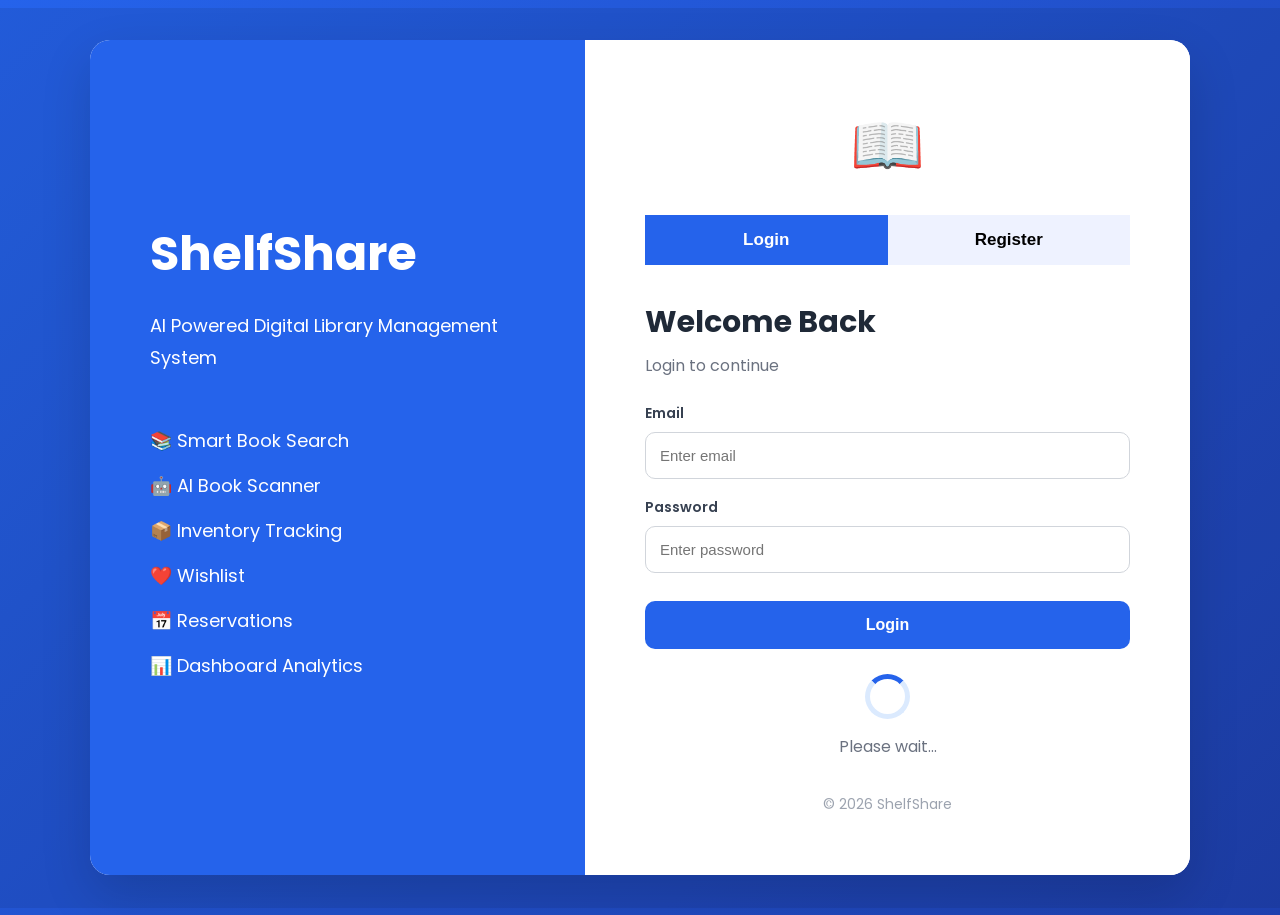
<file: frontend/wishlist.html>
<!DOCTYPE html>

<html lang="en">

<head>

<meta charset="UTF-8">

<meta name="viewport"
content="width=device-width,initial-scale=1.0">

<title>

Wishlist

</title>

<link
rel="stylesheet"
href="css/style.css">

<link
href="https://fonts.googleapis.com/css2?family=Poppins:wght@300;400;500;600;700&display=swap"
rel="stylesheet">

</head>

<body>

<div class="dashboard">

<div class="sidebar">

<h2>

📚 ShelfShare

</h2>

<ul>

<li><a href="dashboard.html">🏠 Dashboard</a></li>

<li><a href="books.html">📖 Books</a></li>

<li><a href="inventory.html">📦 Inventory</a></li>

<li><a href="borrow.html">🔄 Borrow</a></li>

<li><a href="wishlist.html">❤️ Wishlist</a></li>

<li><a href="reservation.html">📅 Reservations</a></li>

<li><a href="scan.html">🤖 AI Scan</a></li>

<li>

<a
href="#"
onclick="performLogout()">

🚪 Logout

</a>

</li>

</ul>

</div>

<div class="main">

<div class="navbar">

<div>

<h1>

Wishlist

</h1>

<p>

Books Saved For Later

</p>

</div>

</div>

<div class="search-container">

<input

type="number"

id="wishlistUser"

placeholder="Enter User ID">

<button

onclick="loadWishlist()">

Load Wishlist

</button>

</div>

<div

class="book-grid"

id="wishlistGrid">

</div>

<div

id="loader"

class="loader hidden">

<div class="spinner"></div>

<p>

Loading...

</p>

</div>

<div

id="toast"

class="toast">

</div>

<script src="js/api.js"></script>

<script src="js/auth.js"></script>

<script src="js/wishlist.js"></script>

</body>

</html>
</file>
<file: frontend/css/style.css>
/* ==========================
   ShelfShare Global Styles
========================== */

*{
    margin:0;
    padding:0;
    box-sizing:border-box;
}

body{
    font-family:'Poppins',sans-serif;
    background:#f4f7fb;
    color:#1f2937;
    overflow-x:hidden;
}

a{
    text-decoration:none;
}

button{
    cursor:pointer;
    transition:.3s;
}

.hidden{
    display:none;
}

/* ==========================
Background
========================== */

.background{
    width:100%;
    min-height:100vh;

    background:linear-gradient(
        135deg,
        #2563eb,
        #1e40af
    );

    display:flex;

    justify-content:center;

    align-items:center;

    padding:40px;
}

.overlay{

    position:absolute;

    width:100%;

    height:100%;

    background:rgba(0,0,0,.08);

    z-index:0;

}

/* ==========================
Main Container
========================== */

.main-container{

    width:1100px;

    background:white;

    border-radius:20px;

    display:flex;

    overflow:hidden;

    position:relative;

    z-index:2;

    box-shadow:
    0 20px 50px rgba(0,0,0,.15);

}

/* ==========================
Left Panel
========================== */

.left-panel{

    width:45%;

    background:#2563eb;

    color:white;

    padding:60px;

    display:flex;

    flex-direction:column;

    justify-content:center;

}

.left-panel h1{

    font-size:48px;

    margin-bottom:20px;

}

.left-panel p{

    line-height:1.8;

    margin-bottom:35px;

    font-size:18px;

}

.left-panel ul{

    list-style:none;

}

.left-panel li{

    margin:18px 0;

    font-size:18px;

}

/* ==========================
Right Panel
========================== */

.right-panel{

    width:55%;

    padding:60px;

    background:white;

}

.logo{

    font-size:60px;

    text-align:center;

    margin-bottom:25px;

}

.tabs{

    display:flex;

    margin-bottom:35px;

}

.tabs button{

    flex:1;

    border:none;

    background:#eef2ff;

    padding:15px;

    font-size:17px;

    font-weight:600;

}

.tabs button.active{

    background:#2563eb;

    color:white;

}
/* ==========================
   Form Sections
========================== */

.form-section{

    animation:fade .4s ease;

}

@keyframes fade{

    from{
        opacity:0;
        transform:translateY(20px);
    }

    to{
        opacity:1;
        transform:translateY(0);
    }

}

.form-section h2{

    font-size:30px;

    margin-bottom:8px;

    color:#1f2937;

}

.form-section p{

    color:#6b7280;

    margin-bottom:25px;

}

/* ==========================
Input Fields
========================== */

.input-group{

    margin-bottom:18px;

}

.input-group label{

    display:block;

    font-size:14px;

    font-weight:600;

    margin-bottom:8px;

    color:#374151;

}

.input-group input,

.input-group select{

    width:100%;

    padding:14px;

    border-radius:10px;

    border:1px solid #d1d5db;

    font-size:15px;

    outline:none;

    transition:.3s;

    background:white;

}

.input-group input:focus,

.input-group select:focus{

    border-color:#2563eb;

    box-shadow:0 0 0 3px rgba(37,99,235,.15);

}

/* ==========================
Buttons
========================== */

.primary-btn{

    width:100%;

    padding:15px;

    border:none;

    border-radius:10px;

    background:#2563eb;

    color:white;

    font-size:16px;

    font-weight:600;

    margin-top:10px;

    transition:.3s;

}

.primary-btn:hover{

    background:#1d4ed8;

    transform:translateY(-2px);

    box-shadow:0 10px 20px rgba(37,99,235,.25);

}

.primary-btn:active{

    transform:scale(.98);

}

/* ==========================
Messages
========================== */

.message{

    margin-top:18px;

    text-align:center;

    font-weight:600;

    color:#16a34a;

}

/* ==========================
Loader
========================== */

.loader{

    display:flex;

    flex-direction:column;

    align-items:center;

    justify-content:center;

    margin-top:25px;

}

.spinner{

    width:45px;

    height:45px;

    border:5px solid #dbeafe;

    border-top:5px solid #2563eb;

    border-radius:50%;

    animation:spin .8s linear infinite;

}

@keyframes spin{

    100%{

        transform:rotate(360deg);

    }

}

.loader p{

    margin-top:15px;

    color:#6b7280;

}

/* ==========================
Footer
========================== */

.footer{

    text-align:center;

    margin-top:35px;

    color:#9ca3af;

    font-size:14px;

}
/* ==========================
Toast Notification
========================== */

.toast{

    position:fixed;

    top:25px;

    right:25px;

    background:#22c55e;

    color:white;

    padding:16px 25px;

    border-radius:10px;

    box-shadow:0 10px 30px rgba(0,0,0,.2);

    font-weight:600;

    opacity:0;

    transform:translateY(-20px);

    transition:.3s;

    z-index:9999;

}

.toast.show{

    opacity:1;

    transform:translateY(0);

}

.toast.error{

    background:#ef4444;

}

.toast.warning{

    background:#f59e0b;

}

/* ==========================
Dashboard
========================== */

.dashboard{

    display:flex;

    min-height:100vh;

    background:#f4f7fb;

}

.sidebar{

    width:250px;

    background:#1e293b;

    color:white;

    padding:30px 20px;

}

.sidebar h2{

    margin-bottom:35px;

    text-align:center;

}

.sidebar ul{

    list-style:none;

}

.sidebar li{

    margin:12px 0;

}

.sidebar a{

    display:block;

    padding:12px 15px;

    border-radius:8px;

    color:white;

    transition:.3s;

}

.sidebar a:hover{

    background:#2563eb;

}

.main{

    flex:1;

    padding:30px;

}

.navbar{

    display:flex;

    justify-content:space-between;

    align-items:center;

    margin-bottom:30px;

}

.cards{

    display:grid;

    grid-template-columns:repeat(auto-fit,minmax(220px,1fr));

    gap:20px;

}

.card{

    background:white;

    border-radius:15px;

    padding:25px;

    box-shadow:0 10px 25px rgba(0,0,0,.08);

    transition:.3s;

}

.card:hover{

    transform:translateY(-6px);

}

.card h3{

    color:#6b7280;

    font-size:15px;

}

.card h1{

    margin-top:12px;

    color:#2563eb;

    font-size:34px;

}

/* ==========================
Tables
========================== */

table{

    width:100%;

    border-collapse:collapse;

    background:white;

    margin-top:25px;

    border-radius:12px;

    overflow:hidden;

    box-shadow:0 8px 20px rgba(0,0,0,.08);

}

th{

    background:#2563eb;

    color:white;

    padding:15px;

}

td{

    padding:15px;

    border-bottom:1px solid #eee;

}

tr:hover{

    background:#f8fafc;

}

/* ==========================
Book Cards
========================== */

.book-grid{

    display:grid;

    grid-template-columns:repeat(auto-fill,minmax(250px,1fr));

    gap:25px;

}

.book-card{

    background:white;

    border-radius:15px;

    overflow:hidden;

    box-shadow:0 8px 20px rgba(0,0,0,.1);

    transition:.3s;

}

.book-card:hover{

    transform:translateY(-8px);

}

.book-card img{

    width:100%;

    height:280px;

    object-fit:cover;

}

.book-content{

    padding:18px;

}

.book-content h3{

    margin-bottom:10px;

}

.book-content p{

    color:#6b7280;

    margin:5px 0;

}
/* ==========================
Search Bar
========================== */

.search-container{

    display:flex;

    gap:15px;

    margin:25px 0;

    flex-wrap:wrap;

}

.search-container input{

    flex:1;

    min-width:250px;

    padding:14px 18px;

    border:1px solid #d1d5db;

    border-radius:10px;

    outline:none;

    font-size:15px;

    transition:.3s;

}

.search-container input:focus{

    border-color:#2563eb;

    box-shadow:0 0 0 3px rgba(37,99,235,.15);

}

.search-container button{

    background:#2563eb;

    color:white;

    border:none;

    border-radius:10px;

    padding:14px 28px;

    font-weight:600;

}

.search-container button:hover{

    background:#1d4ed8;

}

/* ==========================
Forms
========================== */

.form-card{

    background:white;

    padding:30px;

    border-radius:15px;

    box-shadow:0 10px 30px rgba(0,0,0,.08);

    margin-top:25px;

}

.form-row{

    display:grid;

    grid-template-columns:1fr 1fr;

    gap:20px;

}

.form-card textarea{

    width:100%;

    min-height:120px;

    padding:15px;

    resize:vertical;

    border-radius:10px;

    border:1px solid #d1d5db;

    margin-top:15px;

}

/* ==========================
Inventory
========================== */

.inventory-grid{

    display:grid;

    grid-template-columns:repeat(auto-fit,minmax(280px,1fr));

    gap:20px;

}

.inventory-card{

    background:white;

    padding:20px;

    border-radius:15px;

    box-shadow:0 8px 20px rgba(0,0,0,.08);

}

.inventory-card h3{

    margin-bottom:12px;

}

.status{

    display:inline-block;

    padding:6px 14px;

    border-radius:30px;

    font-size:13px;

    font-weight:600;

}

.available{

    background:#dcfce7;

    color:#15803d;

}

.borrowed{

    background:#fee2e2;

    color:#b91c1c;

}

.reserved{

    background:#fef3c7;

    color:#b45309;

}

.lost{

    background:#e5e7eb;

    color:#374151;

}

/* ==========================
Reservation Card
========================== */

.reservation-card{

    background:white;

    border-radius:15px;

    padding:25px;

    margin-top:20px;

    box-shadow:0 8px 20px rgba(0,0,0,.08);

}

.queue{

    font-size:18px;

    color:#2563eb;

    font-weight:700;

}

/* ==========================
AI Scan
========================== */

.upload-box{

    border:2px dashed #2563eb;

    border-radius:15px;

    padding:50px;

    text-align:center;

    background:#eff6ff;

    cursor:pointer;

    transition:.3s;

}

.upload-box:hover{

    background:#dbeafe;

}

.preview{

    margin-top:25px;

}

.preview img{

    max-width:300px;

    border-radius:15px;

    box-shadow:0 8px 20px rgba(0,0,0,.15);

}

/* ==========================
Responsive
========================== */

@media(max-width:992px){

.main-container{

    flex-direction:column;

}

.left-panel,

.right-panel{

    width:100%;

}

.sidebar{

    width:100%;

}

.dashboard{

    flex-direction:column;

}

.form-row{

    grid-template-columns:1fr;

}

}

@media(max-width:768px){

.cards{

    grid-template-columns:1fr;

}

.book-grid{

    grid-template-columns:1fr;

}

.search-container{

    flex-direction:column;

}

.search-container button{

    width:100%;

}

.left-panel{

    padding:35px;

}

.right-panel{

    padding:35px;

}

.left-panel h1{

    font-size:36px;

}

}
</file>
